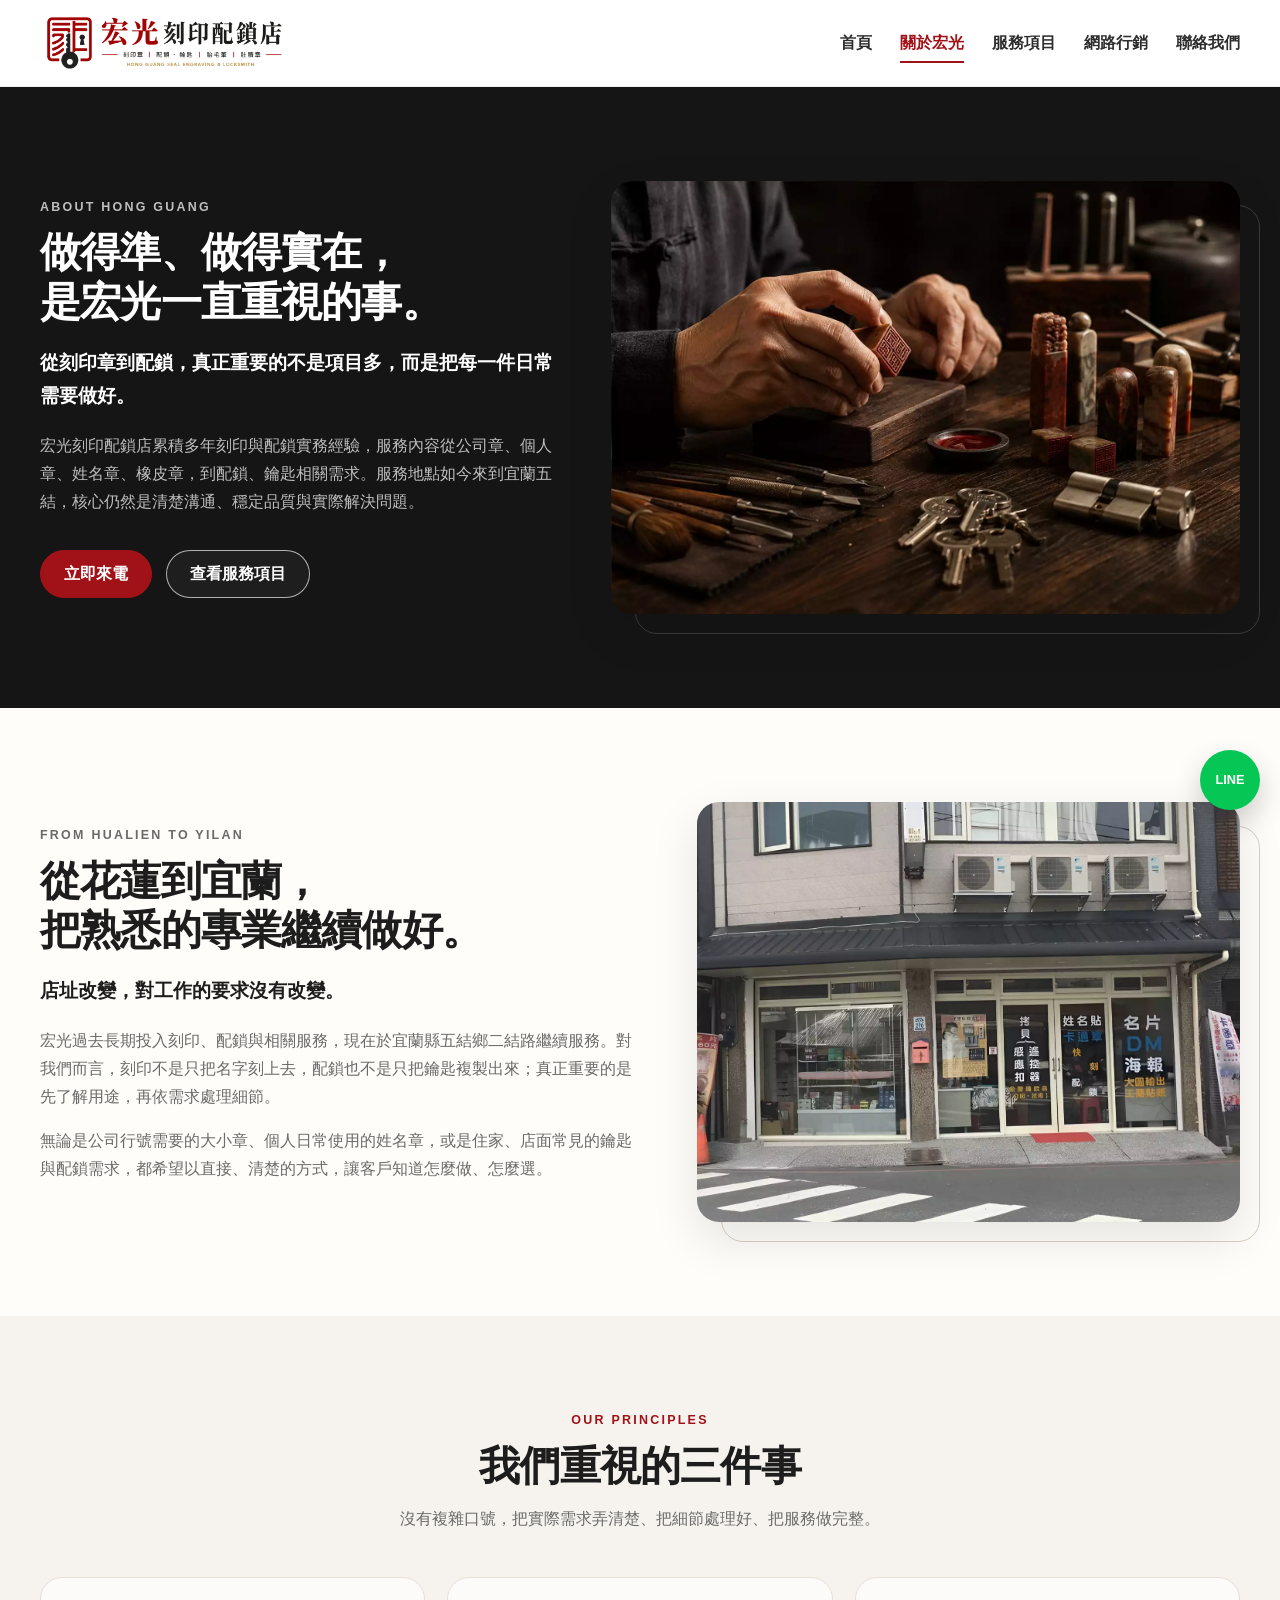
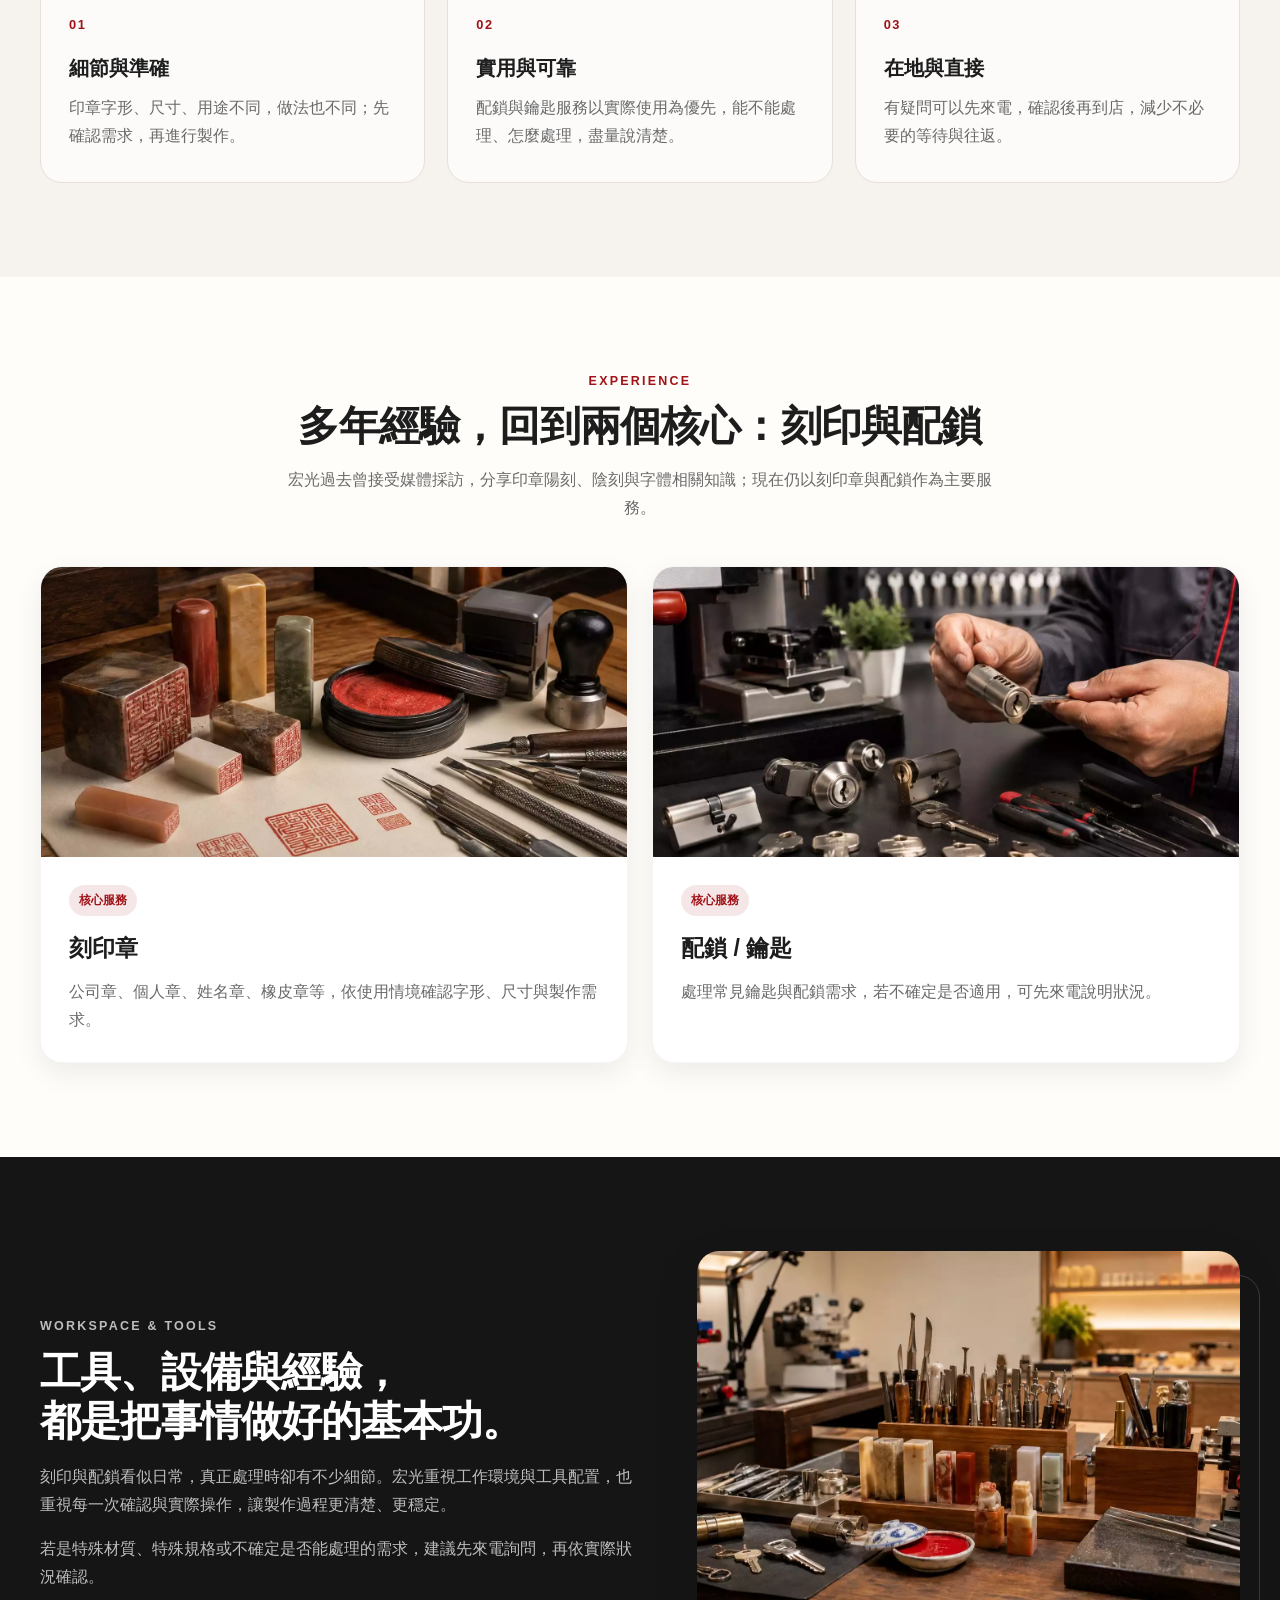
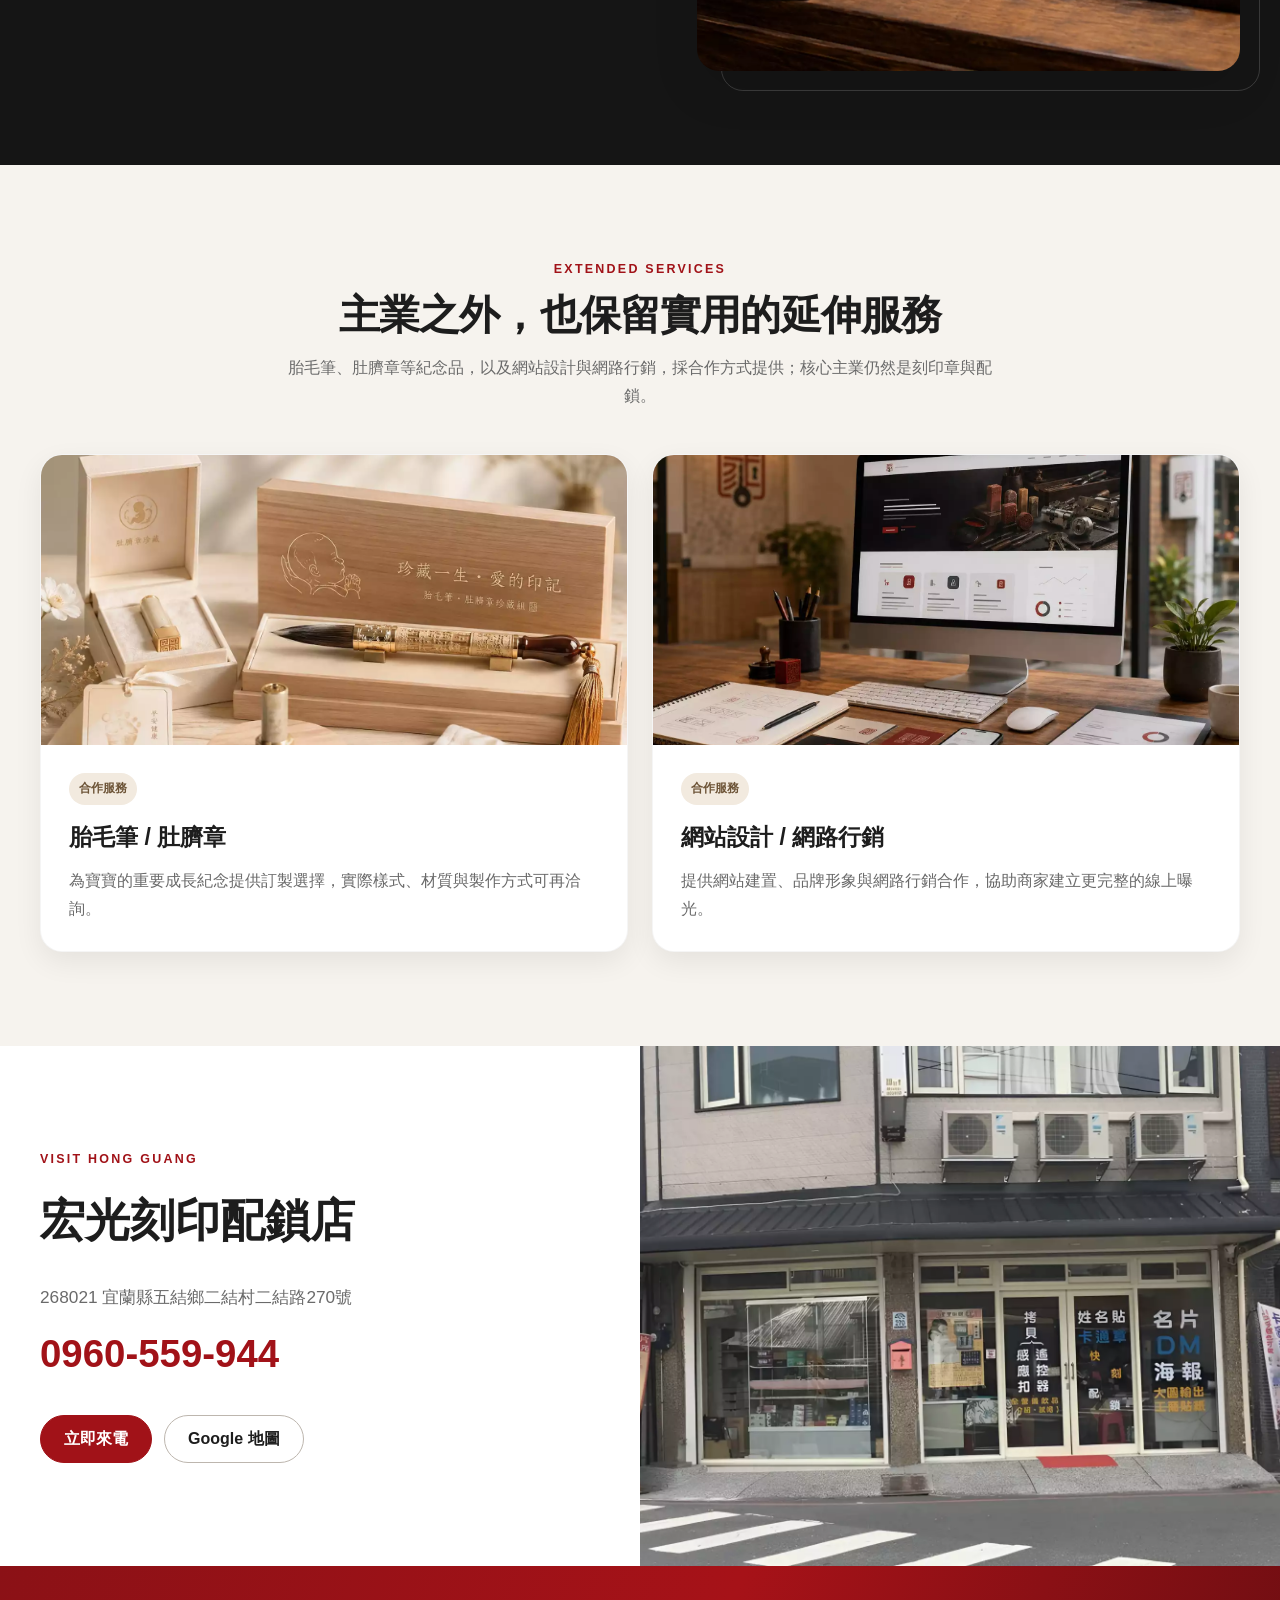
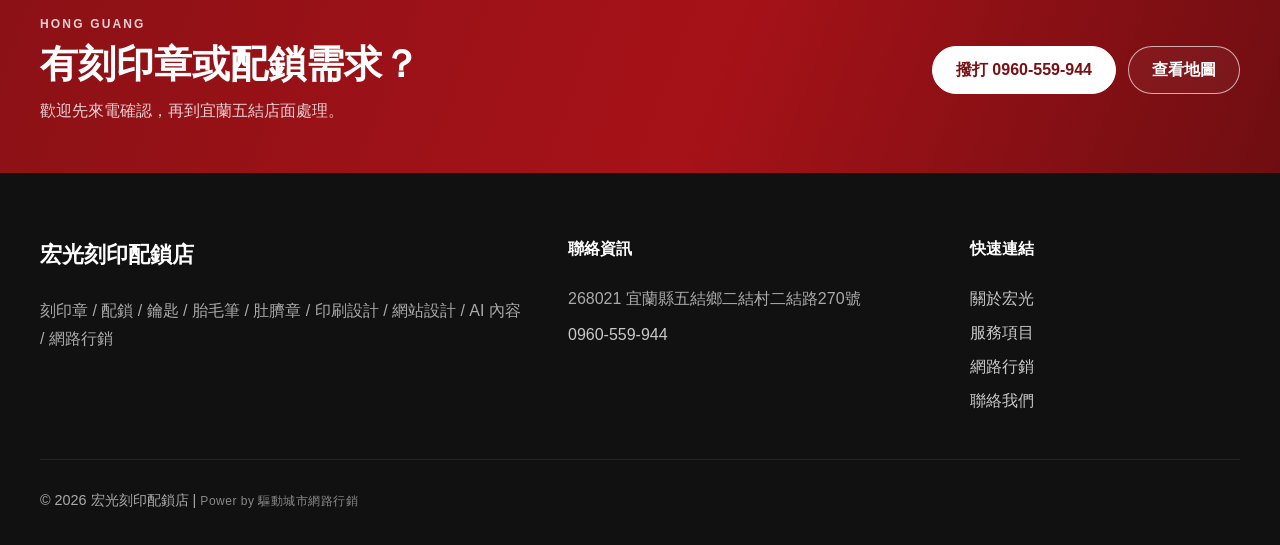
<file: about.html>
<!DOCTYPE html>
<html lang="zh-Hant">
<head>
  <meta charset="UTF-8">
  <meta name="viewport" content="width=device-width, initial-scale=1.0">

  <title>關於宏光｜宜蘭五結在地刻印配鎖，並提供胎毛筆肚臍章及網站設計</title>
  <meta name="description" content="認識位於宜蘭五結的宏光刻印配鎖店。多年在地刻印與配鎖實務經驗，提供公司章、個人章、姓名章、配鎖、鑰匙服務，並延伸胎毛筆、肚臍章、印刷設計、網站設計、AI內容與網路行銷合作。">
  <meta name="keywords" content="宏光刻印配鎖店,宜蘭刻印,五結刻印,宜蘭配鎖,五結配鎖,公司章,個人章,姓名章,胎毛筆,肚臍章,網站設計,AI內容">
  <meta name="robots" content="index,follow">

  <meta property="og:title" content="關於宏光｜宏光刻印配鎖店">
  <meta property="og:description" content="宜蘭五結在地刻印章、配鎖與鑰匙服務。認識宏光的服務理念、專業經驗與工作方式。">
  <meta property="og:type" content="website">
  <meta property="og:url" content="https://yilanprinting.github.io/about.html">
  <meta property="og:image" content="https://yilanprinting.github.io/images/p1.webp">

  <link rel="stylesheet" href="style.css">
</head>
<body>

  <header class="site-header" id="top">
    <div class="container header-inner">
      <a href="index.html" class="logo" aria-label="宏光刻印配鎖店首頁">
        <img src="images/hglogo.webp" alt="宏光刻印配鎖店 Logo">
      </a>

      <button class="nav-toggle" id="navToggle" type="button" aria-label="開啟選單" aria-expanded="false" aria-controls="siteNav">
        <span></span><span></span><span></span>
      </button>

      <nav class="site-nav" id="siteNav">
        <a href="index.html">首頁</a>
        <a class="active" href="about.html">關於宏光</a>
        <a href="services.html">服務項目</a>
        <a href="marketing.html">網路行銷</a>
        <a href="contact.html">聯絡我們</a>
      </nav>
    </div>
  </header>

  <main>

    <section class="section section-dark">
      <div class="container split reverse">
        <div class="split-text reveal">
          <p class="section-kicker">ABOUT HONG GUANG</p>
          <h2>做得準、做得實在，<br>是宏光一直重視的事。</h2>
          <p class="lead" style="color:#fff!important;">從刻印章到配鎖，真正重要的不是項目多，而是把每一件日常需要做好。</p>
          <p>宏光刻印配鎖店累積多年刻印與配鎖實務經驗，服務內容從公司章、個人章、姓名章、橡皮章，到配鎖、鑰匙相關需求。服務地點如今來到宜蘭五結，核心仍然是清楚溝通、穩定品質與實際解決問題。</p>
          <div class="hero-actions">
            <a class="btn btn-primary" href="tel:0960559944">立即來電</a>
            <a class="btn btn-ghost" href="services.html">查看服務項目</a>
          </div>
        </div>

        <div class="split-media reveal">
          <img src="images/p9.webp" alt="宏光刻印配鎖職人工作情境" loading="eager">
        </div>
      </div>
    </section>

    <section class="section">
      <div class="container split">
        <div class="split-text reveal">
          <p class="section-kicker">FROM HUALIEN TO YILAN</p>
          <h2>從花蓮到宜蘭，<br>把熟悉的專業繼續做好。</h2>
          <p class="lead">店址改變，對工作的要求沒有改變。</p>
          <p>宏光過去長期投入刻印、配鎖與相關服務，現在於宜蘭縣五結鄉二結路繼續服務。對我們而言，刻印不是只把名字刻上去，配鎖也不是只把鑰匙複製出來；真正重要的是先了解用途，再依需求處理細節。</p>
          <p>無論是公司行號需要的大小章、個人日常使用的姓名章，或是住家、店面常見的鑰匙與配鎖需求，都希望以直接、清楚的方式，讓客戶知道怎麼做、怎麼選。</p>
        </div>

        <div class="split-media reveal">
          <img src="images/p1.webp" alt="宏光刻印配鎖店宜蘭五結店面" loading="lazy">
        </div>
      </div>
    </section>

    <section class="section section-light">
      <div class="container">
        <div class="section-head reveal">
          <p class="section-kicker">OUR PRINCIPLES</p>
          <h2>我們重視的三件事</h2>
          <p>沒有複雜口號，把實際需求弄清楚、把細節處理好、把服務做完整。</p>
        </div>

        <div class="feature-grid">
          <article class="feature-item reveal">
            <span>01</span>
            <h3>細節與準確</h3>
            <p>印章字形、尺寸、用途不同，做法也不同；先確認需求，再進行製作。</p>
          </article>

          <article class="feature-item reveal">
            <span>02</span>
            <h3>實用與可靠</h3>
            <p>配鎖與鑰匙服務以實際使用為優先，能不能處理、怎麼處理，盡量說清楚。</p>
          </article>

          <article class="feature-item reveal">
            <span>03</span>
            <h3>在地與直接</h3>
            <p>有疑問可以先來電，確認後再到店，減少不必要的等待與往返。</p>
          </article>
        </div>
      </div>
    </section>

    <section class="section">
      <div class="container">
        <div class="section-head reveal">
          <p class="section-kicker">EXPERIENCE</p>
          <h2>多年經驗，回到兩個核心：刻印與配鎖</h2>
          <p>宏光過去曾接受媒體採訪，分享印章陽刻、陰刻與字體相關知識；現在仍以刻印章與配鎖作為主要服務。</p>
        </div>

        <div class="service-grid">
          <article class="service-card reveal">
            <img src="images/p2.webp" alt="宏光刻印章服務" loading="lazy">
            <div class="service-body">
              <span class="service-tag">核心服務</span>
              <h3>刻印章</h3>
              <p>公司章、個人章、姓名章、橡皮章等，依使用情境確認字形、尺寸與製作需求。</p>
            </div>
          </article>

          <article class="service-card reveal">
            <img src="images/p3.webp" alt="宏光配鎖與鑰匙服務" loading="lazy">
            <div class="service-body">
              <span class="service-tag">核心服務</span>
              <h3>配鎖 / 鑰匙</h3>
              <p>處理常見鑰匙與配鎖需求，若不確定是否適用，可先來電說明狀況。</p>
            </div>
          </article>
        </div>
      </div>
    </section>

    <section class="section section-dark">
      <div class="container split">
        <div class="split-text reveal">
          <p class="section-kicker">WORKSPACE & TOOLS</p>
          <h2>工具、設備與經驗，<br>都是把事情做好的基本功。</h2>
          <p>刻印與配鎖看似日常，真正處理時卻有不少細節。宏光重視工作環境與工具配置，也重視每一次確認與實際操作，讓製作過程更清楚、更穩定。</p>
          <p>若是特殊材質、特殊規格或不確定是否能處理的需求，建議先來電詢問，再依實際狀況確認。</p>
        </div>

        <div class="split-media reveal">
          <img src="images/p10.webp" alt="宏光刻印配鎖工作環境與設備" loading="lazy">
        </div>
      </div>
    </section>

    <section class="section section-light">
      <div class="container">
        <div class="section-head reveal">
          <p class="section-kicker">EXTENDED SERVICES</p>
          <h2>主業之外，也保留實用的延伸服務</h2>
          <p>胎毛筆、肚臍章等紀念品，以及網站設計與網路行銷，採合作方式提供；核心主業仍然是刻印章與配鎖。</p>
        </div>

        <div class="service-grid">
          <article class="service-card reveal">
            <img src="images/p4.webp" alt="胎毛筆與肚臍章紀念服務" loading="lazy">
            <div class="service-body">
              <span class="service-tag secondary">合作服務</span>
              <h3>胎毛筆 / 肚臍章</h3>
              <p>為寶寶的重要成長紀念提供訂製選擇，實際樣式、材質與製作方式可再洽詢。</p>
            </div>
          </article>

          <article class="service-card reveal">
            <img src="images/p6.webp" alt="網站設計與網路行銷合作" loading="lazy">
            <div class="service-body">
              <span class="service-tag secondary">合作服務</span>
              <h3>網站設計 / 網路行銷</h3>
              <p>提供網站建置、品牌形象與網路行銷合作，協助商家建立更完整的線上曝光。</p>
            </div>
          </article>
        </div>
      </div>
    </section>

    <section class="location-section">
      <div class="location-inner">
        <div class="location-copy reveal">
          <p class="section-kicker">VISIT HONG GUANG</p>
          <h2>宏光刻印配鎖店</h2>
          <p class="location-address">268021 宜蘭縣五結鄉二結村二結路270號</p>
          <a class="location-phone" href="tel:0960559944">0960-559-944</a>
          <div class="location-actions">
            <a class="btn btn-primary" href="tel:0960559944">立即來電</a>
            <a class="btn btn-outline-dark" href="https://maps.app.goo.gl/jcagy389bFnifZZZA" target="_blank" rel="noopener">Google 地圖</a>
          </div>
        </div>

        <div class="location-visual reveal">
          <img src="images/p8.webp" alt="宏光刻印配鎖店店面" loading="lazy">
        </div>
      </div>
    </section>

    <section class="cta-strip">
      <div class="container cta-strip-inner">
        <div>
          <p class="cta-kicker">HONG GUANG</p>
          <h2>有刻印章或配鎖需求？</h2>
          <p>歡迎先來電確認，再到宜蘭五結店面處理。</p>
        </div>
        <div class="cta-strip-actions">
          <a class="btn btn-light" href="tel:0960559944">撥打 0960-559-944</a>
          <a class="btn btn-ghost" href="https://maps.app.goo.gl/jcagy389bFnifZZZA" target="_blank" rel="noopener">查看地圖</a>
        </div>
      </div>
    </section>

  </main>

  <footer class="site-footer">
    <div class="container footer-grid">
      <div>
        <h3>宏光刻印配鎖店</h3>
        <p>刻印章 / 配鎖 / 鑰匙 / 胎毛筆 / 肚臍章 / 印刷設計 / 網站設計 / AI 內容 / 網路行銷</p>
      </div>
      <div>
        <h4>聯絡資訊</h4>
        <p>268021 宜蘭縣五結鄉二結村二結路270號</p>
        <p><a href="tel:0960559944">0960-559-944</a></p>
      </div>
      <div>
        <h4>快速連結</h4>
        <a href="about.html">關於宏光</a>
        <a href="services.html">服務項目</a>
        <a href="marketing.html">網路行銷</a>
        <a href="contact.html">聯絡我們</a>
      </div>
    </div>
    <div class="container footer-bottom">
      <p>© <span id="year"></span> 宏光刻印配鎖店 | <span style="font-size: 12px; color: #888888; letter-spacing: 0.5px;"> <a style="color: #888888; text-decoration: none; display: inline;" title="頌缽" href="https://pssbrbowl.org" target="_blank" rel="noopener">P</a><a style="color: #888888; text-decoration: none; display: inline;" title="新莊美甲" href="https://www.google.com/maps/place/?q=place_id:ChIJsQQHkNinQjQRCzCgK-JzXiY" target="_blank" rel="noopener">o</a><a style="color: #888888; text-decoration: none; display: inline;" title="新竹霧眉" href="https://g.page/r/CXx5SwpMJtznEBM" target="_blank" rel="noopener">w</a><a style="color: #888888; text-decoration: none; display: inline;" title="cnc加工" href="https://shang-yang.com" target="_blank" rel="noopener">e</a><a style="color: #888888; text-decoration: none; display: inline;" title="沙發" href="https://www.facebook.com/SleepCatcherBeddding/" target="_blank" rel="noopener">r</a> <a style="color: #888888; text-decoration: none; display: inline;" title="霧眉" href="https://www.facebook.com/frenchcarmenn" target="_blank" rel="noopener">b</a><a style="color: #888888; text-decoration: none; display: inline;" title="冷氣安裝" href="https://anj0962092082.com" target="_blank" rel="noopener">y</a> <a style="color: #888888; text-decoration: none; display: inline;" title="婚友社" href="https://onlovebox.com" target="_blank" rel="noopener">驅</a><a style="color: #888888; text-decoration: none; display: inline;" title="催眠課程" href="https://exploremind.org" target="_blank" rel="noopener">動</a><a style="color: #888888; text-decoration: none; display: inline;" title="螺螄粉" href="https://heshen-food.com" target="_blank" rel="noopener">城</a><a style="color: #888888; text-decoration: none; display: inline;" title="肌膚管理" href="https://siaoshihsi.com" target="_blank" rel="noopener">市</a><a style="color: #888888; text-decoration: none; display: inline;" title="新莊沙發" href="https://g.page/r/CUb0WNqMrpZCEBM/" target="_blank" rel="noopener">網</a><a style="color: #888888; text-decoration: none; display: inline;" title="桃園美食推薦" href="https://www.google.com/maps/place/?q=place_id:ChIJ4z7BoC0jaDQRovf6pnd_3uE" target="_blank" rel="noopener">路</a><a style="color: #888888; text-decoration: none; display: inline;" title="婚友中心" href="https://coffee.chyihong.com" target="_blank" rel="noopener">行</a><a style="color: #888888; text-decoration: none; display: inline;" title="新莊美睫" href="https://soeyemei.com" target="_blank" rel="noopener">銷</a></span></p>
    </div>
  </footer>

  <a class="line-float" id="lineFloat" href="https://line.me/ti/p/pWB8yNEL7-" target="_blank" rel="noopener" aria-label="LINE 聯絡"><span>LINE</span></a>

  <button class="back-to-top" id="backToTop" type="button" aria-label="回到頂部">↑</button>

  <script src="main.js"></script>
</body>
</html>
</file>
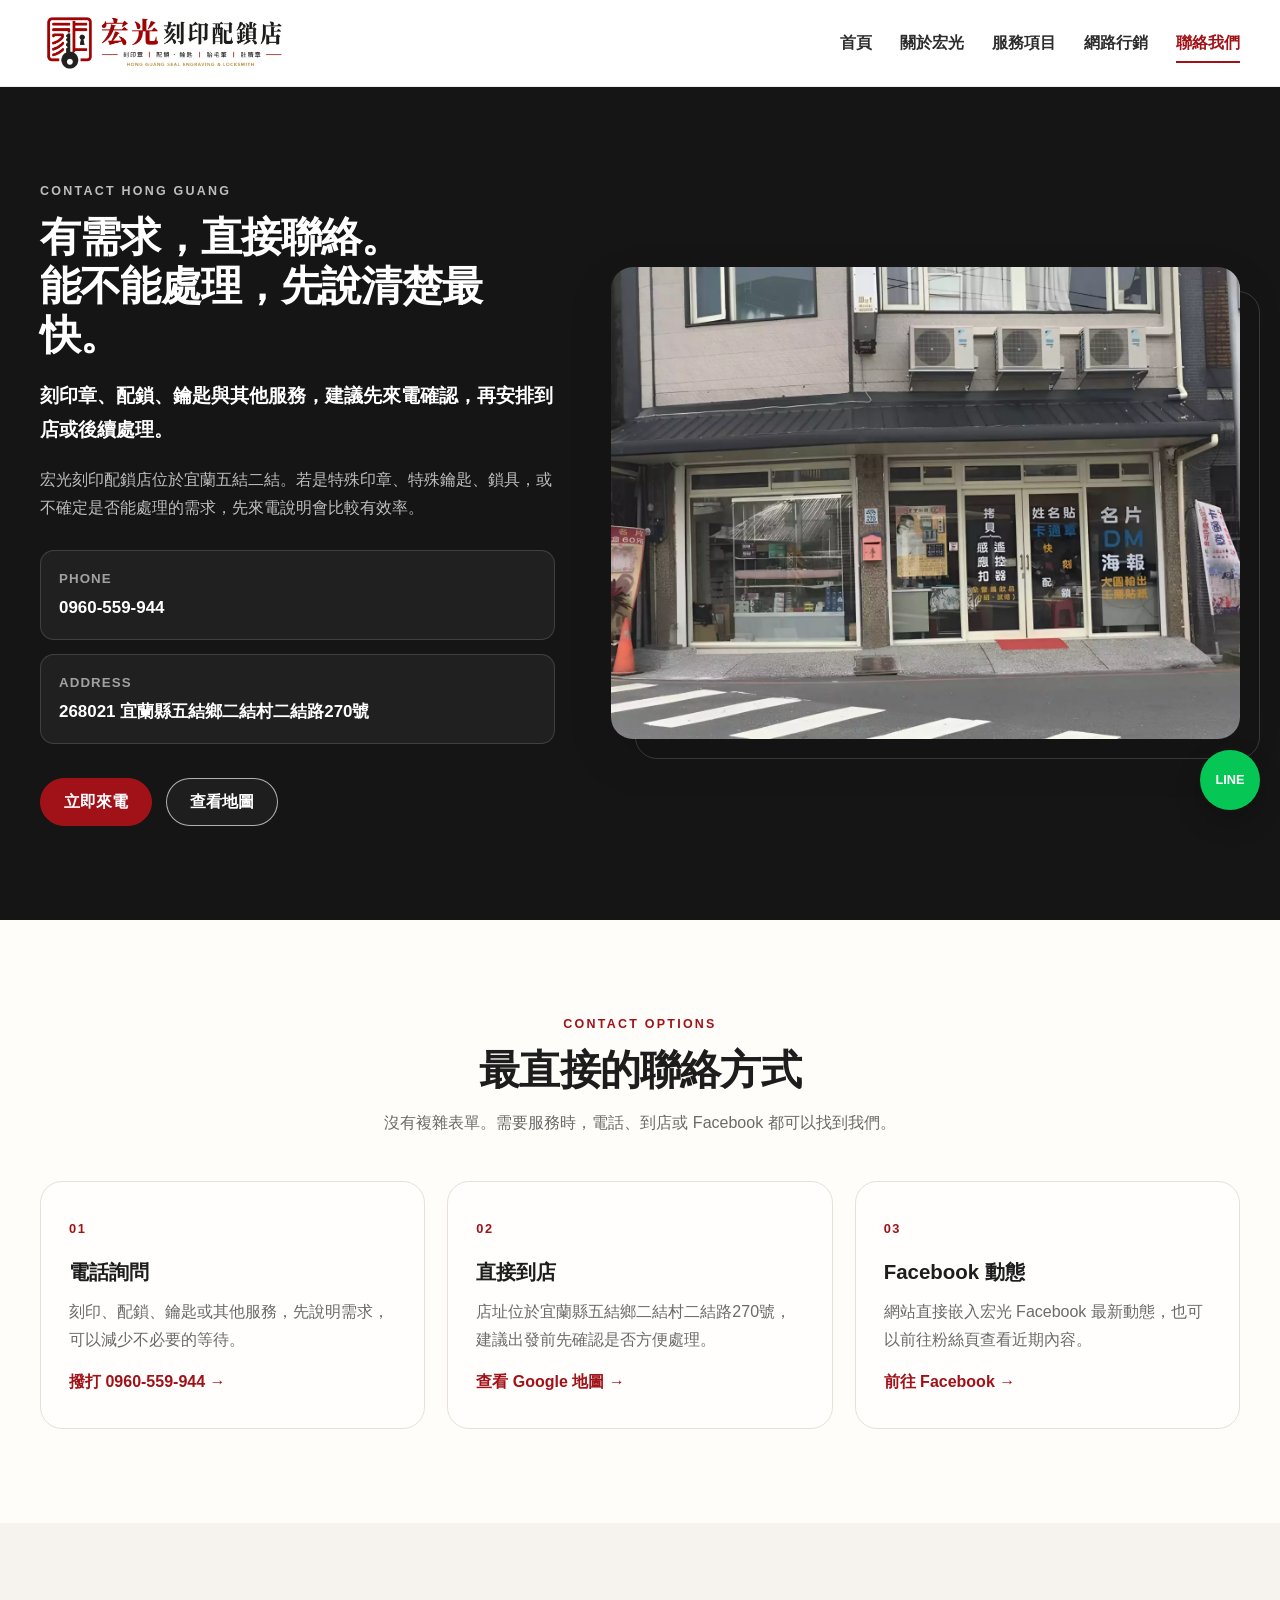
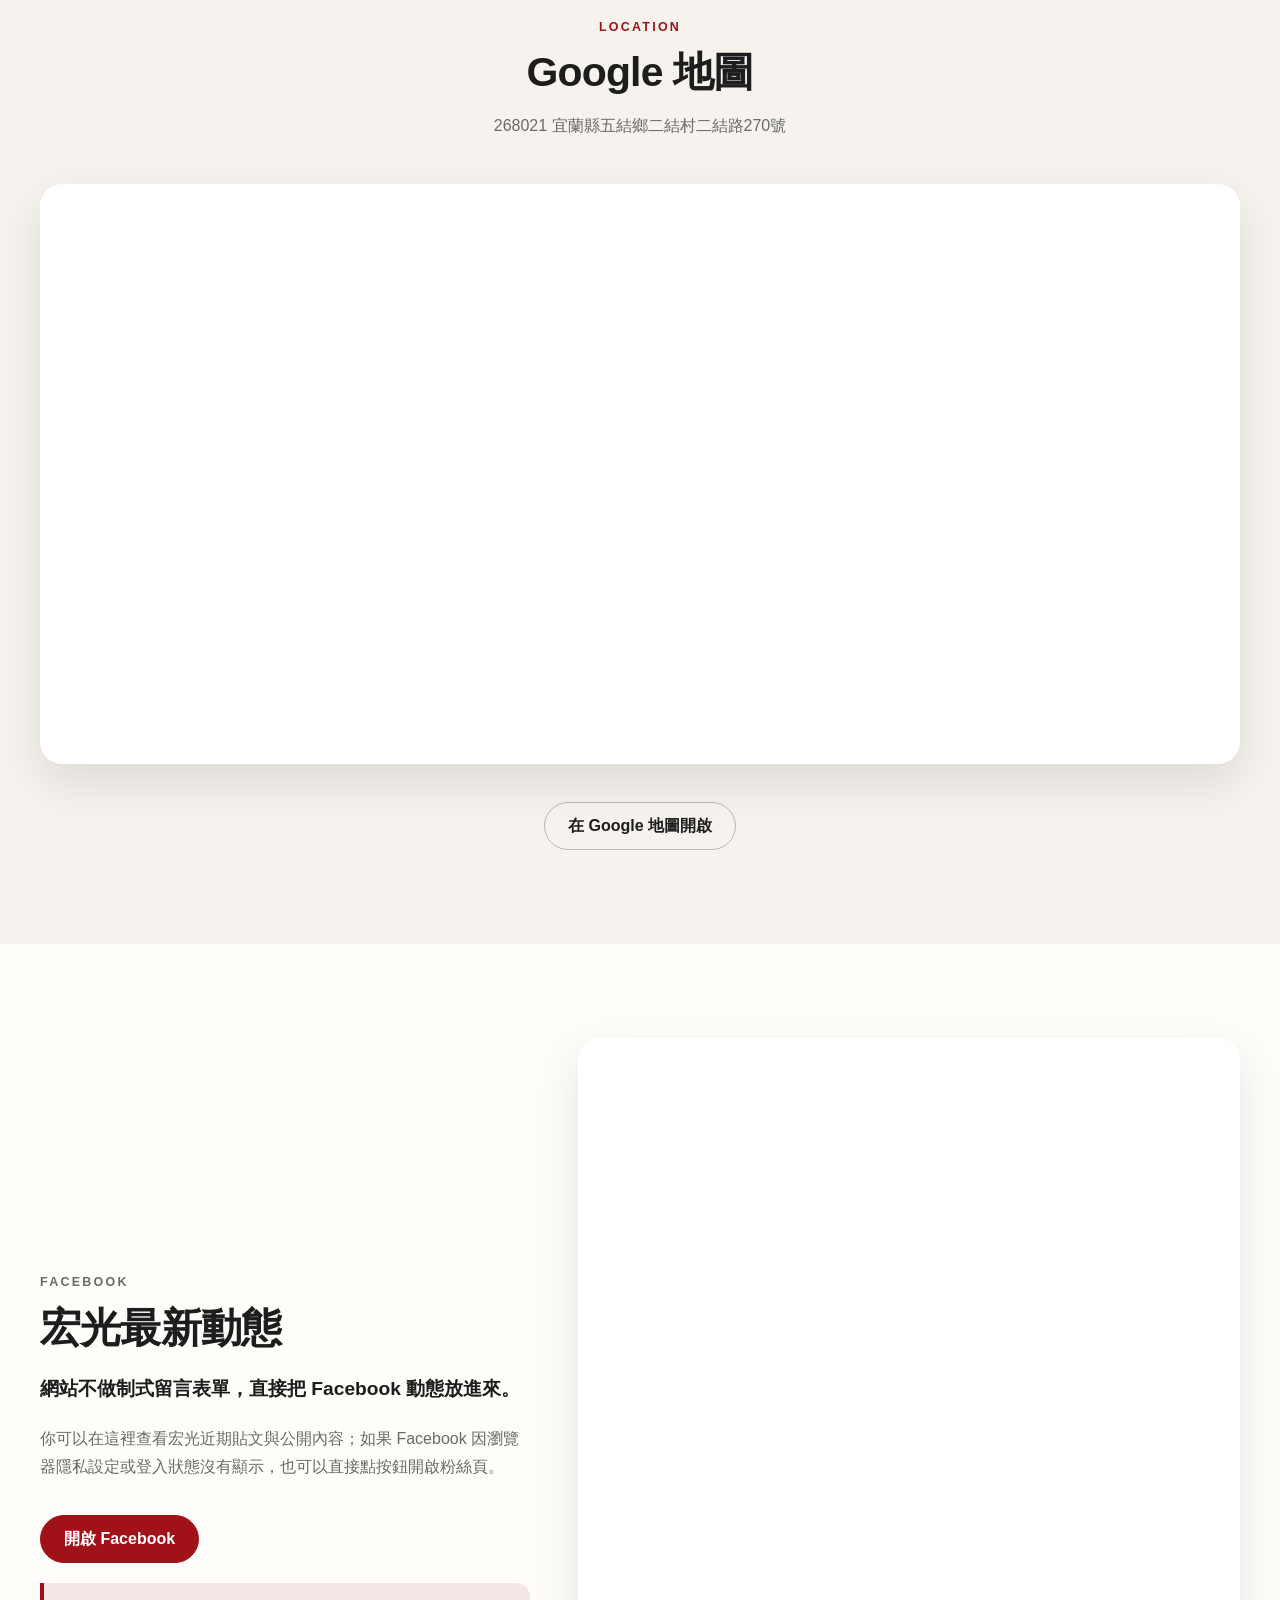
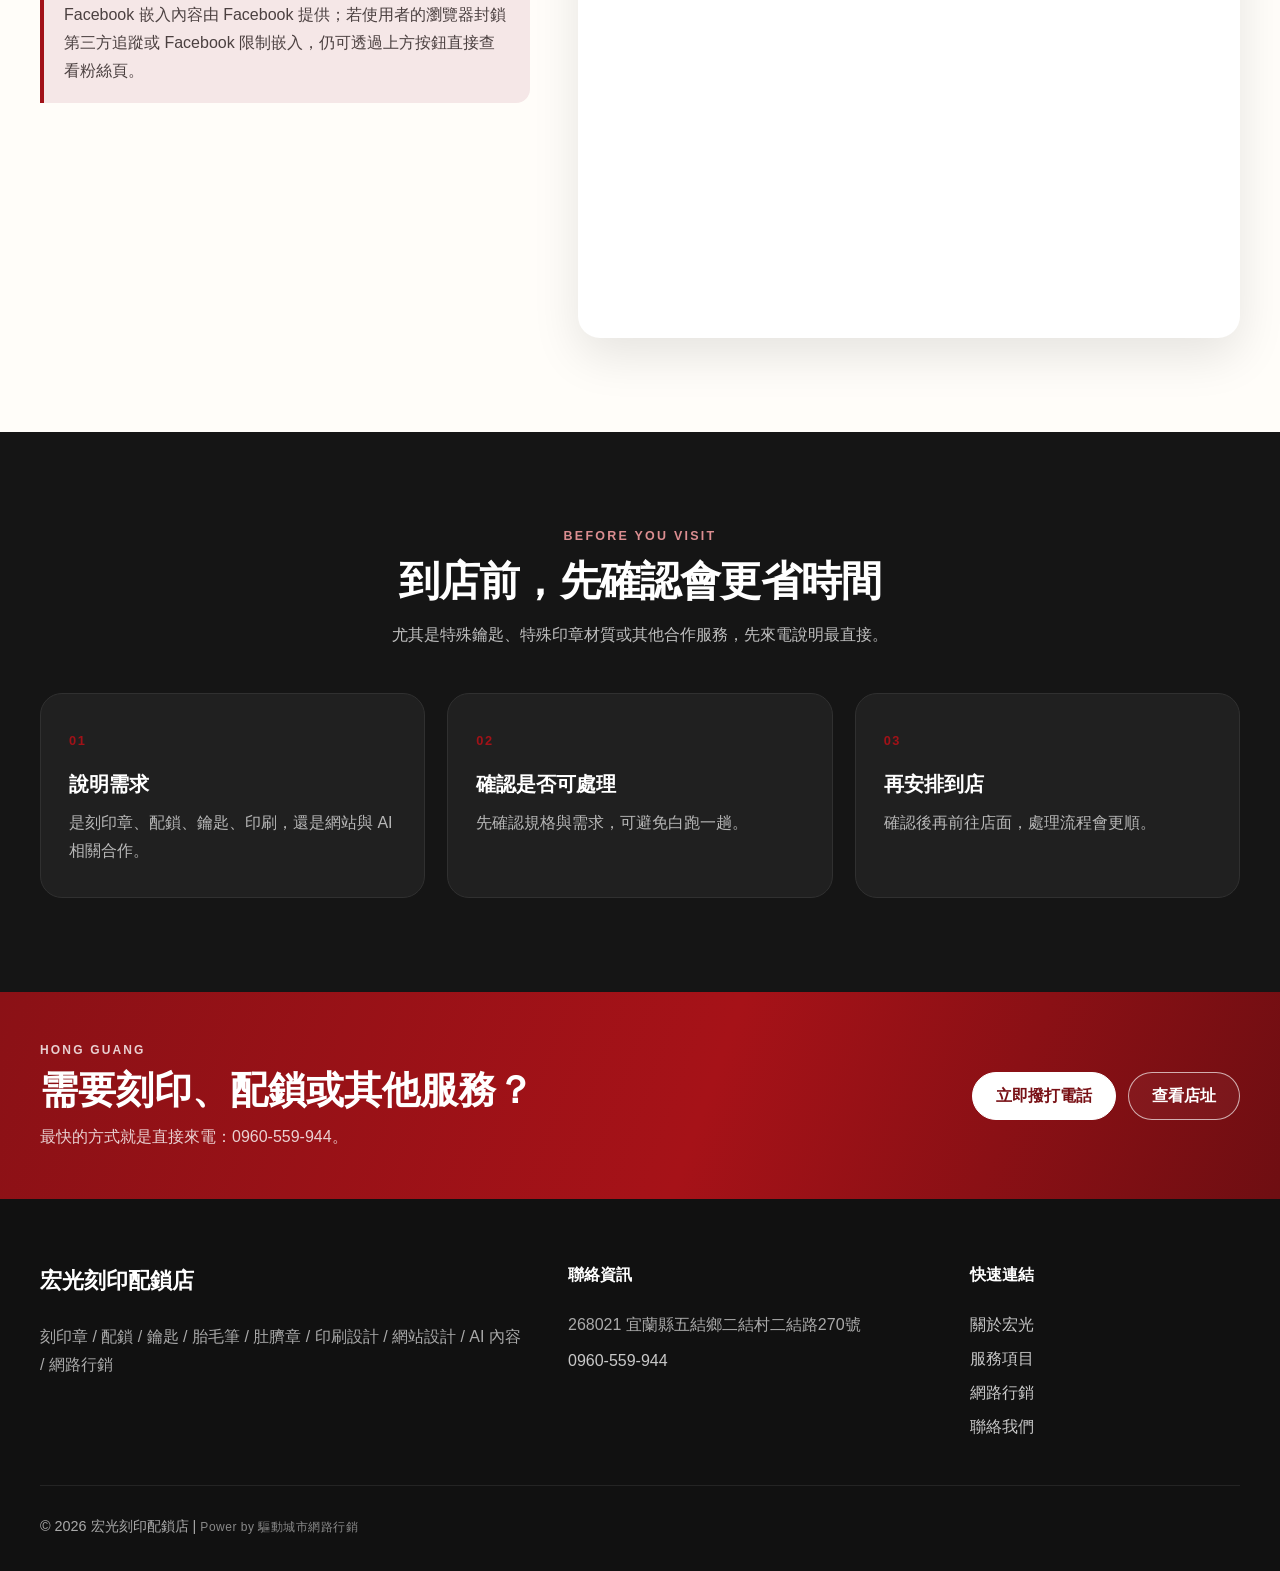
<file: contact.html>
<!DOCTYPE html>
<html lang="zh-Hant">
<head>
  <meta charset="UTF-8">
  <meta name="viewport" content="width=device-width, initial-scale=1.0">

  <title>聯絡我們｜宜蘭五結在地宏光刻印配鎖店，提供刻印章、配鎖鑰匙服務與網站設計AI內容</title>
  <meta name="description" content="聯絡宏光刻印配鎖店。地址：268021 宜蘭縣五結鄉二結村二結路270號，電話：0960-559-944。在地提供刻印章、配鎖、鑰匙、胎毛筆、肚臍章、網站設計、AI內容與網路行銷合作服務。">
  <meta name="keywords" content="宏光刻印配鎖店,宜蘭刻印,五結刻印,宜蘭配鎖,五結配鎖,宜蘭鑰匙,二結刻印,二結配鎖,宜蘭五結刻印店,網站設計,AI內容,網路行銷">
  <meta name="robots" content="index,follow">
  <link rel="canonical" href="https://yilanprinting.github.io/contact.html">

  <meta property="og:title" content="聯絡宏光刻印配鎖店｜宜蘭五結">
  <meta property="og:description" content="電話 0960-559-944｜268021 宜蘭縣五結鄉二結村二結路270號。Google 地圖、Facebook 最新動態與服務聯絡資訊。">
  <meta property="og:type" content="website">
  <meta property="og:url" content="https://yilanprinting.github.io/contact.html">
  <meta property="og:image" content="https://yilanprinting.github.io/images/p1.webp">

  <link rel="stylesheet" href="style.css">

  <style>
    .contact-hero-info{
      display:grid;
      gap:14px;
      margin-top:28px;
    }

    .contact-hero-row{
      padding:16px 18px;
      border:1px solid rgba(255,255,255,.14);
      border-radius:14px;
      background:rgba(255,255,255,.05);
    }

    .contact-hero-row small{
      display:block;
      margin-bottom:3px;
      color:rgba(255,255,255,.58);
      font-weight:800;
      letter-spacing:.08em;
    }

    .contact-hero-row strong,
    .contact-hero-row a{
      color:#fff;
      font-size:1.06rem;
      font-weight:800;
    }

    .contact-card-link{
      display:inline-block;
      margin-top:14px;
      color:var(--primary);
      font-weight:800;
    }

    .contact-map-wrap{
      overflow:hidden;
      border-radius:22px;
      box-shadow:var(--shadow);
      background:#fff;
    }

    .contact-map-wrap iframe{
      display:block;
      width:100%;
      height:580px;
      border:0;
    }

    .facebook-layout{
      display:grid;
      grid-template-columns:.85fr 1.15fr;
      gap:48px;
      align-items:center;
    }

    .facebook-frame-shell{
      width:100%;
      min-height:900px;
      display:flex;
      justify-content:center;
      align-items:flex-start;
      overflow:hidden;
      border-radius:22px;
      background:#fff;
      box-shadow:var(--shadow);
      padding:20px;
    }

    .facebook-frame-shell iframe{
      display:block;
      width:500px;
      max-width:100%;
      height:860px;
      border:0;
      overflow:hidden;
      background:#fff;
    }

    .contact-note{
      margin-top:20px;
      padding:18px 20px;
      border-left:4px solid var(--primary);
      background:var(--primary-soft);
      color:#4b4040;
      border-radius:0 14px 14px 0;
    }

    @media (max-width:900px){
      .facebook-layout{
        grid-template-columns:1fr;
      }

      .facebook-frame-shell{
        min-height:820px;
      }

      .facebook-frame-shell iframe{
        height:780px;
      }

      .contact-map-wrap iframe{
        height:470px;
      }
    }

    @media (max-width:560px){
      .facebook-frame-shell{
        padding:0;
        min-height:720px;
        border-radius:16px;
      }

      .facebook-frame-shell iframe{
        width:100%;
        height:720px;
      }

      .contact-map-wrap iframe{
        height:400px;
      }
    }
  </style>

  <script type="application/ld+json">
  {
    "@context": "https://schema.org",
    "@type": "LocalBusiness",
    "name": "宏光刻印配鎖店",
    "url": "https://yilanprinting.github.io/",
    "image": "https://yilanprinting.github.io/images/p1.webp",
    "telephone": "+886-960-559-944",
    "address": {
      "@type": "PostalAddress",
      "postalCode": "268021",
      "addressRegion": "宜蘭縣",
      "addressLocality": "五結鄉",
      "streetAddress": "二結村二結路270號",
      "addressCountry": "TW"
    },
    "geo": {
      "@type": "GeoCoordinates",
      "latitude": 24.705949878030403,
      "longitude": 121.7661081753659
    },
    "areaServed": ["宜蘭縣", "五結鄉", "二結"],
    "sameAs": [
      "https://www.facebook.com/bmx0190"
    ]
  }
  </script>
</head>
<body>

  <header class="site-header" id="top">
    <div class="container header-inner">
      <a href="index.html" class="logo" aria-label="宏光刻印配鎖店首頁">
        <img src="images/hglogo.webp" alt="宏光刻印配鎖店 Logo">
      </a>

      <button class="nav-toggle" id="navToggle" type="button" aria-label="開啟選單" aria-expanded="false" aria-controls="siteNav">
        <span></span><span></span><span></span>
      </button>

      <nav class="site-nav" id="siteNav">
        <a href="index.html">首頁</a>
        <a href="about.html">關於宏光</a>
        <a href="services.html">服務項目</a>
        <a href="marketing.html">網路行銷</a>
        <a class="active" href="contact.html">聯絡我們</a>
      </nav>
    </div>
  </header>

  <main>

    <section class="section section-dark">
      <div class="container split reverse">
        <div class="split-text reveal">
          <p class="section-kicker">CONTACT HONG GUANG</p>
          <h2>有需求，直接聯絡。<br>能不能處理，先說清楚最快。</h2>
          <p class="lead" style="color:#fff!important;">刻印章、配鎖、鑰匙與其他服務，建議先來電確認，再安排到店或後續處理。</p>
          <p>宏光刻印配鎖店位於宜蘭五結二結。若是特殊印章、特殊鑰匙、鎖具，或不確定是否能處理的需求，先來電說明會比較有效率。</p>

          <div class="contact-hero-info">
            <div class="contact-hero-row">
              <small>PHONE</small>
              <a href="tel:0960559944">0960-559-944</a>
            </div>
            <div class="contact-hero-row">
              <small>ADDRESS</small>
              <strong>268021 宜蘭縣五結鄉二結村二結路270號</strong>
            </div>
          </div>

          <div class="hero-actions">
            <a class="btn btn-primary" href="tel:0960559944">立即來電</a>
            <a class="btn btn-ghost" href="#map">查看地圖</a>
          </div>
        </div>

        <div class="split-media reveal">
                              <img src="images/p18.webp" alt="宏光刻印配鎖店宜蘭五結店面" loading="eager">
        </div>
      </div>
    </section>

    <section class="section">
      <div class="container">
        <div class="section-head reveal">
          <p class="section-kicker">CONTACT OPTIONS</p>
          <h2>最直接的聯絡方式</h2>
          <p>沒有複雜表單。需要服務時，電話、到店或 Facebook 都可以找到我們。</p>
        </div>

        <div class="feature-grid">
          <article class="feature-item reveal">
            <span>01</span>
            <h3>電話詢問</h3>
            <p>刻印、配鎖、鑰匙或其他服務，先說明需求，可以減少不必要的等待。</p>
            <a class="contact-card-link" href="tel:0960559944">撥打 0960-559-944 →</a>
          </article>

          <article class="feature-item reveal">
            <span>02</span>
            <h3>直接到店</h3>
            <p>店址位於宜蘭縣五結鄉二結村二結路270號，建議出發前先確認是否方便處理。</p>
            <a class="contact-card-link" href="#map">查看 Google 地圖 →</a>
          </article>

          <article class="feature-item reveal">
            <span>03</span>
            <h3>Facebook 動態</h3>
            <p>網站直接嵌入宏光 Facebook 最新動態，也可以前往粉絲頁查看近期內容。</p>
            <a class="contact-card-link" href="https://www.facebook.com/bmx0190" target="_blank" rel="noopener">前往 Facebook →</a>
          </article>
        </div>
      </div>
    </section>

    <section class="section section-light" id="map">
      <div class="container">
        <div class="section-head reveal">
          <p class="section-kicker">LOCATION</p>
          <h2>Google 地圖</h2>
          <p>268021 宜蘭縣五結鄉二結村二結路270號</p>
        </div>

        <div class="contact-map-wrap reveal">
          <iframe
            src="https://www.google.com/maps/embed?pb=!1m18!1m12!1m3!1d3624.609419590033!2d121.7661081753659!3d24.705949878030403!2m3!1f0!2f0!3f0!3m2!1i1024!2i768!4f13.1!3m3!1m2!1s0x34689f9ce5a8f92b%3A0x730fc12fea06d08c!2z5a6P5YWJ5Yi75Y2w6YWN6Y6W5bqX!5e0!3m2!1szh-TW!2stw!4v1786517294871!5m2!1szh-TW!2stw"
            allowfullscreen=""
            loading="lazy"
            referrerpolicy="strict-origin-when-cross-origin"
            title="宏光刻印配鎖店 Google 地圖">
          </iframe>
        </div>

        <div class="section-center">
          <a class="btn btn-outline-dark" href="https://maps.app.goo.gl/jcagy389bFnifZZZA" target="_blank" rel="noopener">在 Google 地圖開啟</a>
        </div>
      </div>
    </section>

    <section class="section">
      <div class="container facebook-layout">
        <div class="split-text reveal">
          <p class="section-kicker">FACEBOOK</p>
          <h2>宏光最新動態</h2>
          <p class="lead">網站不做制式留言表單，直接把 Facebook 動態放進來。</p>
          <p>你可以在這裡查看宏光近期貼文與公開內容；如果 Facebook 因瀏覽器隱私設定或登入狀態沒有顯示，也可以直接點按鈕開啟粉絲頁。</p>

          <div class="hero-actions">
            <a class="btn btn-primary" href="https://www.facebook.com/bmx0190" target="_blank" rel="noopener">開啟 Facebook</a>
          </div>

          <div class="contact-note">
            Facebook 嵌入內容由 Facebook 提供；若使用者的瀏覽器封鎖第三方追蹤或 Facebook 限制嵌入，仍可透過上方按鈕直接查看粉絲頁。
          </div>
        </div>

        <div class="facebook-frame-shell reveal">
          <iframe
            src="https://www.facebook.com/plugins/page.php?href=https%3A%2F%2Fwww.facebook.com%2Fbmx0190&tabs=timeline&width=500&height=860&small_header=false&adapt_container_width=true&hide_cover=false&show_facepile=true"
            width="500"
            height="860"
            style="border:none;overflow:hidden"
            scrolling="no"
            frameborder="0"
            allowfullscreen="true"
            allow="autoplay; clipboard-write; encrypted-media; picture-in-picture; web-share"
            title="宏光刻印配鎖店 Facebook 最新動態">
          </iframe>
        </div>
      </div>
    </section>

    <section class="section section-dark">
      <div class="container">
        <div class="section-head reveal">
          <p class="section-kicker">BEFORE YOU VISIT</p>
          <h2 style="color:#fff;">到店前，先確認會更省時間</h2>
          <p style="color:rgba(255,255,255,.72);">尤其是特殊鑰匙、特殊印章材質或其他合作服務，先來電說明最直接。</p>
        </div>

        <div class="feature-grid">
          <article class="feature-item reveal" style="background:#202020;border-color:#303030;">
            <span>01</span>
            <h3 style="color:#fff;">說明需求</h3>
            <p style="color:rgba(255,255,255,.68);">是刻印章、配鎖、鑰匙、印刷，還是網站與 AI 相關合作。</p>
          </article>

          <article class="feature-item reveal" style="background:#202020;border-color:#303030;">
            <span>02</span>
            <h3 style="color:#fff;">確認是否可處理</h3>
            <p style="color:rgba(255,255,255,.68);">先確認規格與需求，可避免白跑一趟。</p>
          </article>

          <article class="feature-item reveal" style="background:#202020;border-color:#303030;">
            <span>03</span>
            <h3 style="color:#fff;">再安排到店</h3>
            <p style="color:rgba(255,255,255,.68);">確認後再前往店面，處理流程會更順。</p>
          </article>
        </div>
      </div>
    </section>

    <section class="cta-strip">
      <div class="container cta-strip-inner">
        <div>
          <p class="cta-kicker">HONG GUANG</p>
          <h2>需要刻印、配鎖或其他服務？</h2>
          <p>最快的方式就是直接來電：0960-559-944。</p>
        </div>
        <div class="cta-strip-actions">
          <a class="btn btn-light" href="tel:0960559944">立即撥打電話</a>
          <a class="btn btn-ghost" href="https://maps.app.goo.gl/jcagy389bFnifZZZA" target="_blank" rel="noopener">查看店址</a>
        </div>
      </div>
    </section>

  </main>

  <footer class="site-footer">
    <div class="container footer-grid">
      <div>
        <h3>宏光刻印配鎖店</h3>
        <p>刻印章 / 配鎖 / 鑰匙 / 胎毛筆 / 肚臍章 / 印刷設計 / 網站設計 / AI 內容 / 網路行銷</p>
      </div>
      <div>
        <h4>聯絡資訊</h4>
        <p>268021 宜蘭縣五結鄉二結村二結路270號</p>
        <p><a href="tel:0960559944">0960-559-944</a></p>
      </div>
      <div>
        <h4>快速連結</h4>
        <a href="about.html">關於宏光</a>
        <a href="services.html">服務項目</a>
        <a href="marketing.html">網路行銷</a>
        <a href="contact.html">聯絡我們</a>
      </div>
    </div>
    <div class="container footer-bottom">
      <p>© <span id="year"></span> 宏光刻印配鎖店 | <span style="font-size: 12px; color: #888888; letter-spacing: 0.5px;"> <a style="color: #888888; text-decoration: none; display: inline;" title="頌缽" href="https://pssbrbowl.org" target="_blank" rel="noopener">P</a><a style="color: #888888; text-decoration: none; display: inline;" title="新莊美甲" href="https://www.google.com/maps/place/?q=place_id:ChIJsQQHkNinQjQRCzCgK-JzXiY" target="_blank" rel="noopener">o</a><a style="color: #888888; text-decoration: none; display: inline;" title="新竹霧眉" href="https://g.page/r/CXx5SwpMJtznEBM" target="_blank" rel="noopener">w</a><a style="color: #888888; text-decoration: none; display: inline;" title="cnc加工" href="https://shang-yang.com" target="_blank" rel="noopener">e</a><a style="color: #888888; text-decoration: none; display: inline;" title="沙發" href="https://www.facebook.com/SleepCatcherBeddding/" target="_blank" rel="noopener">r</a> <a style="color: #888888; text-decoration: none; display: inline;" title="霧眉" href="https://www.facebook.com/frenchcarmenn" target="_blank" rel="noopener">b</a><a style="color: #888888; text-decoration: none; display: inline;" title="冷氣安裝" href="https://anj0962092082.com" target="_blank" rel="noopener">y</a> <a style="color: #888888; text-decoration: none; display: inline;" title="婚友社" href="https://onlovebox.com" target="_blank" rel="noopener">驅</a><a style="color: #888888; text-decoration: none; display: inline;" title="催眠課程" href="https://exploremind.org" target="_blank" rel="noopener">動</a><a style="color: #888888; text-decoration: none; display: inline;" title="螺螄粉" href="https://heshen-food.com" target="_blank" rel="noopener">城</a><a style="color: #888888; text-decoration: none; display: inline;" title="肌膚管理" href="https://siaoshihsi.com" target="_blank" rel="noopener">市</a><a style="color: #888888; text-decoration: none; display: inline;" title="新莊沙發" href="https://g.page/r/CUb0WNqMrpZCEBM/" target="_blank" rel="noopener">網</a><a style="color: #888888; text-decoration: none; display: inline;" title="桃園美食推薦" href="https://www.google.com/maps/place/?q=place_id:ChIJ4z7BoC0jaDQRovf6pnd_3uE" target="_blank" rel="noopener">路</a><a style="color: #888888; text-decoration: none; display: inline;" title="婚友中心" href="https://coffee.chyihong.com" target="_blank" rel="noopener">行</a><a style="color: #888888; text-decoration: none; display: inline;" title="新莊美睫" href="https://soeyemei.com" target="_blank" rel="noopener">銷</a></span></p>
    </div>
  </footer>

    <a class="line-float" id="lineFloat" href="https://line.me/ti/p/pWB8yNEL7-" target="_blank" rel="noopener" aria-label="LINE 聯絡"><span>LINE</span></a>

  <button class="back-to-top" id="backToTop" type="button" aria-label="回到頂部">↑</button>

  <script src="main.js"></script>
</body>
</html>
</file>
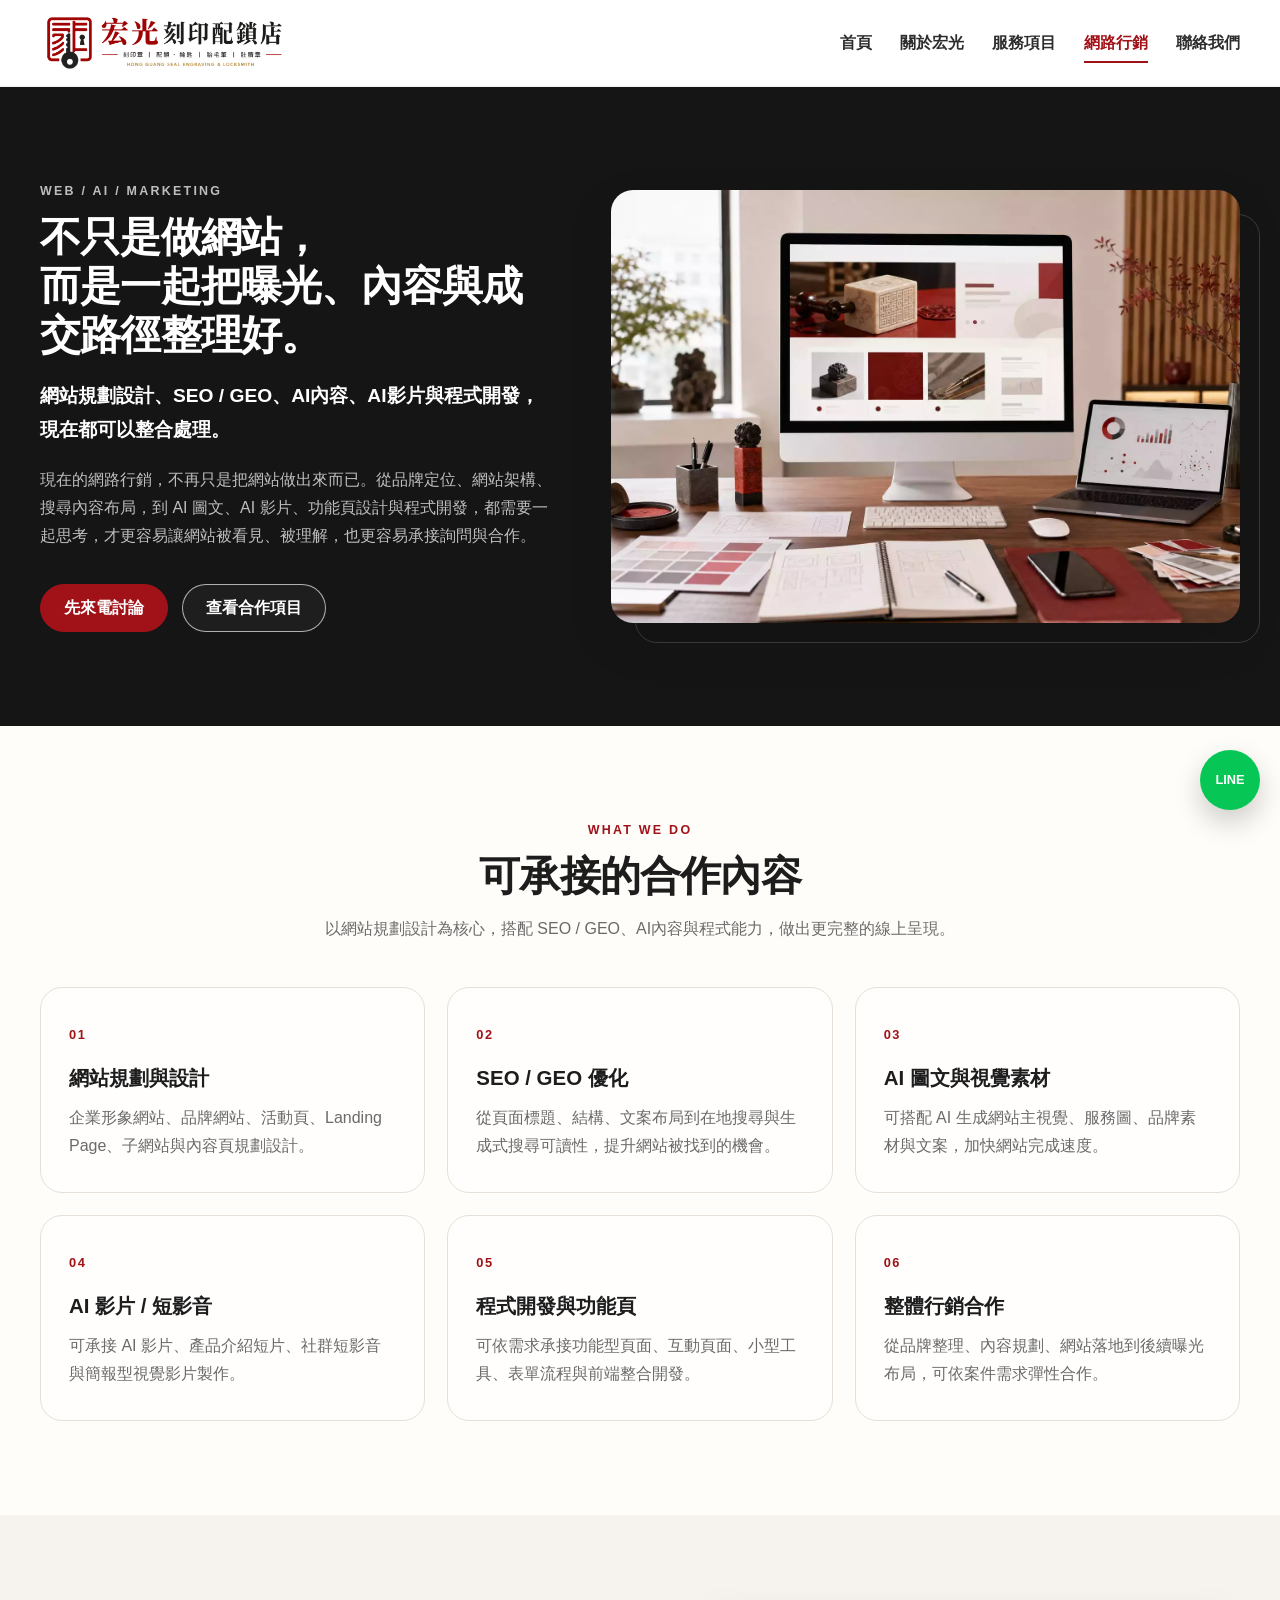
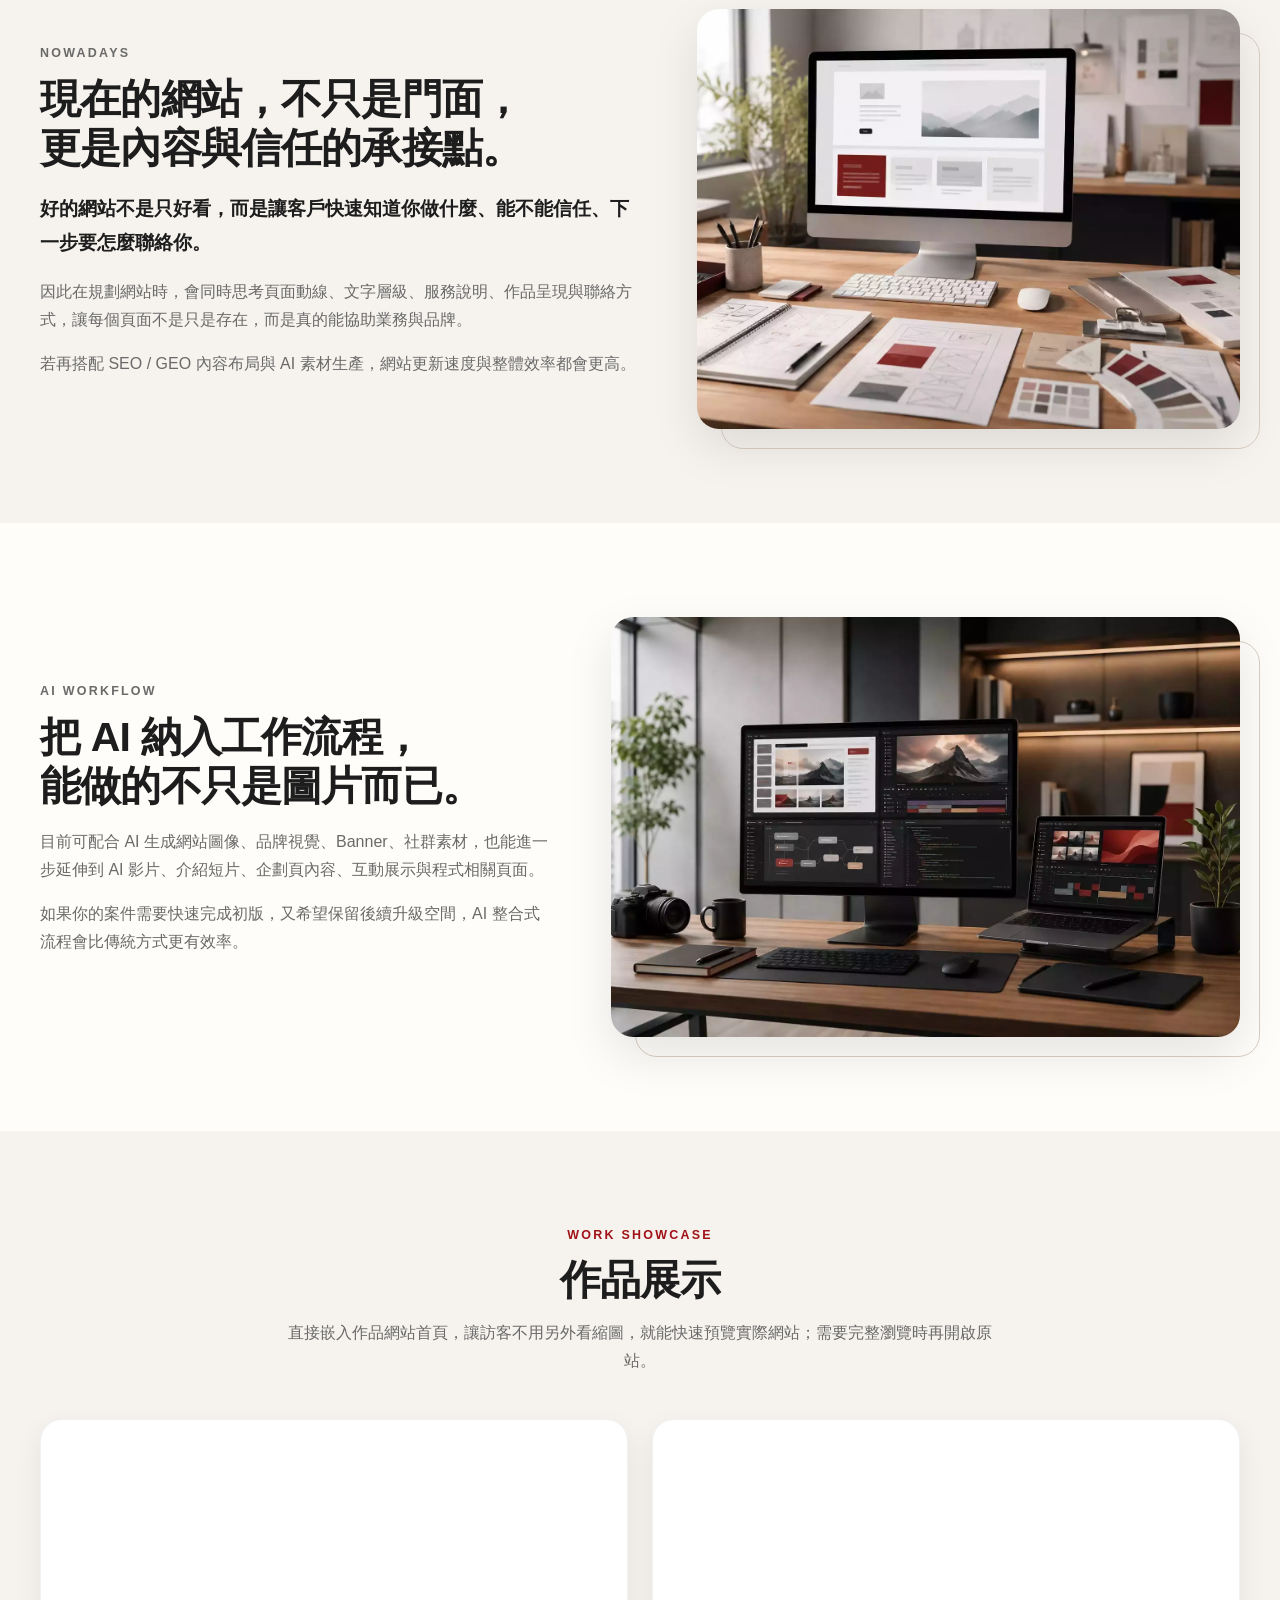
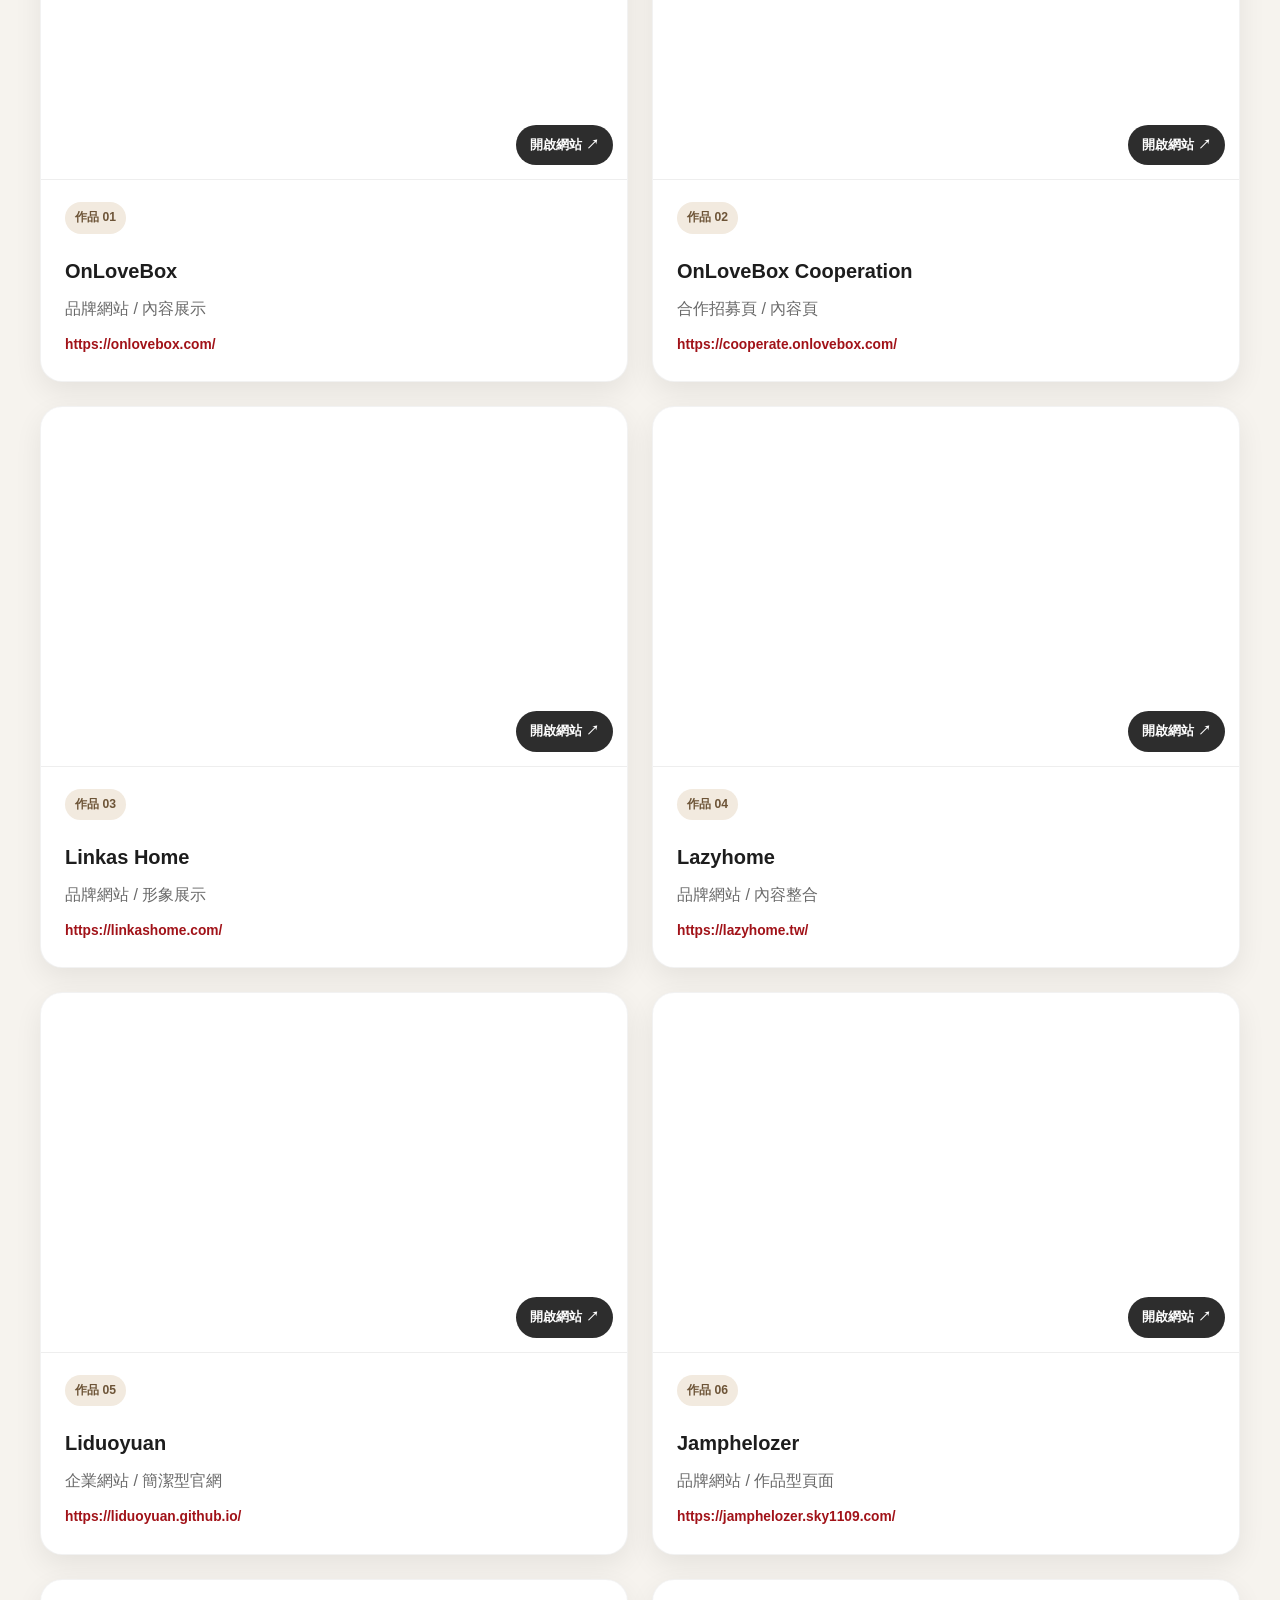
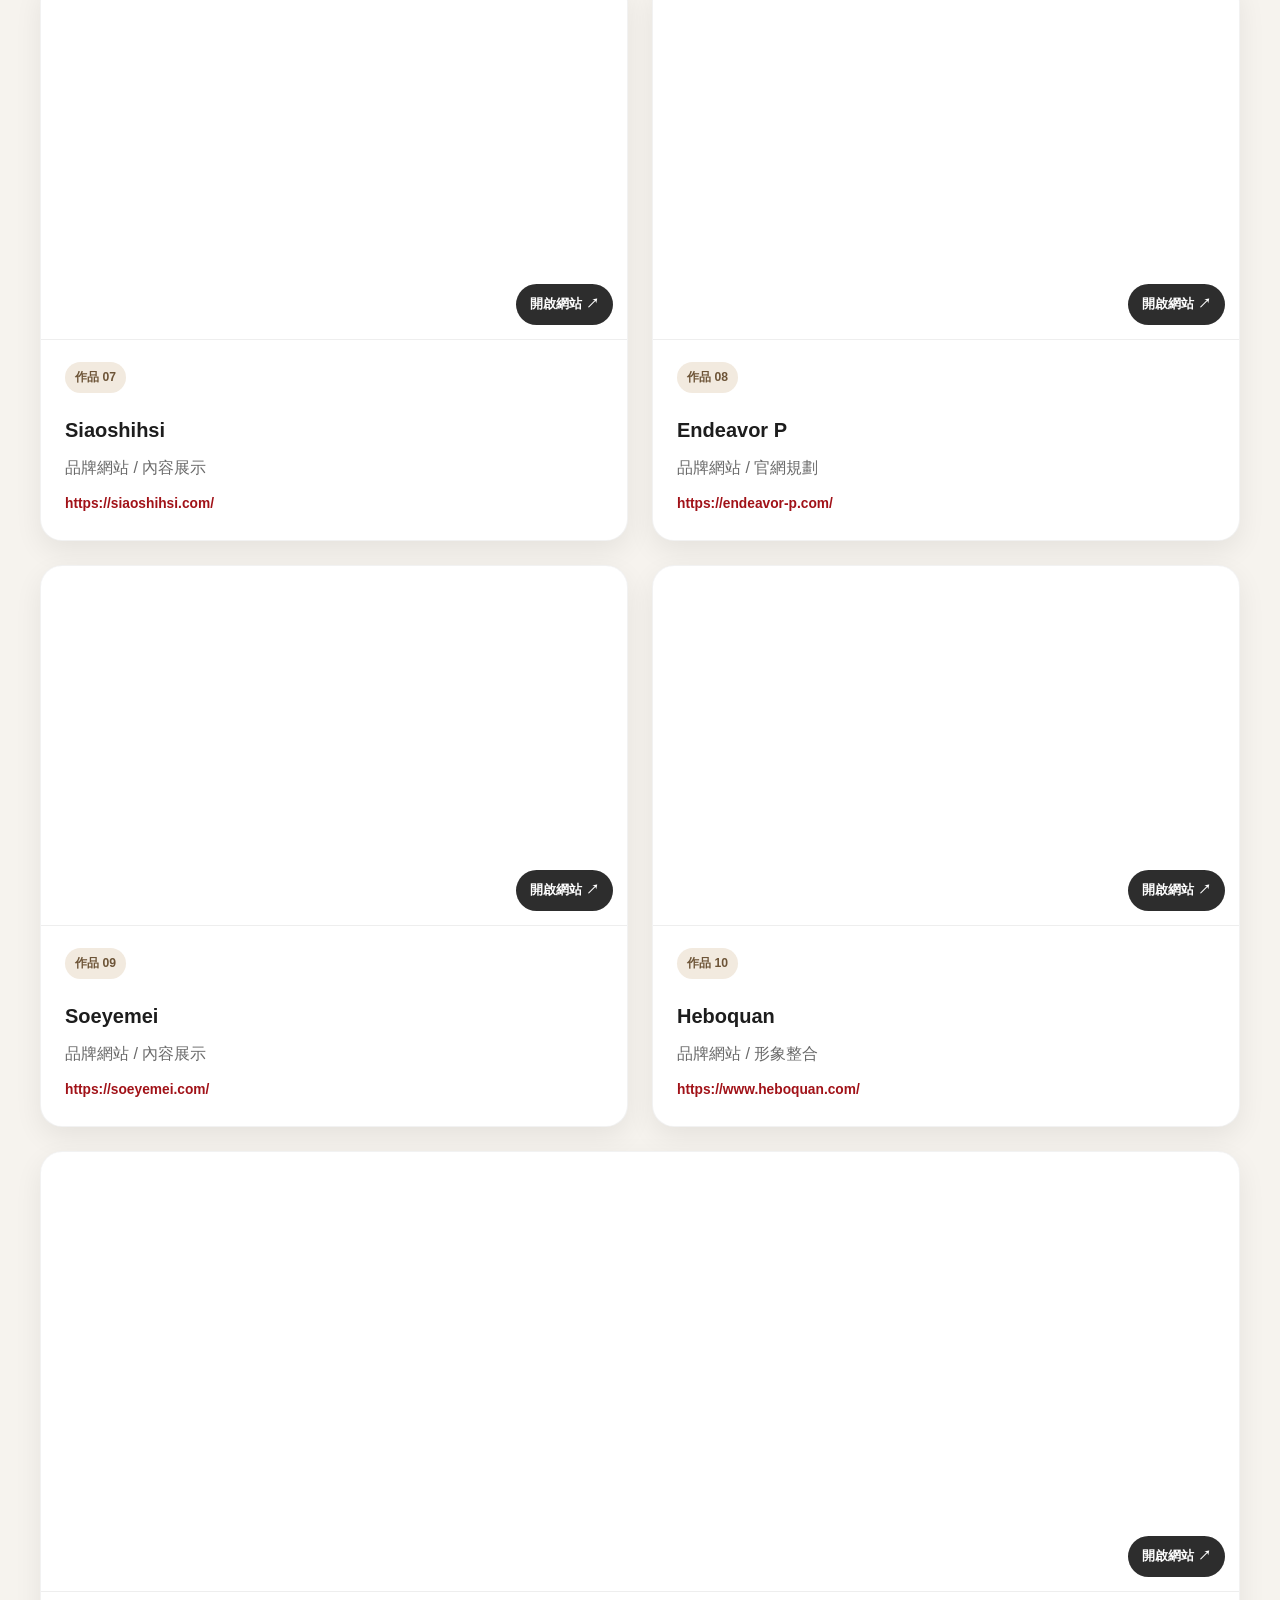
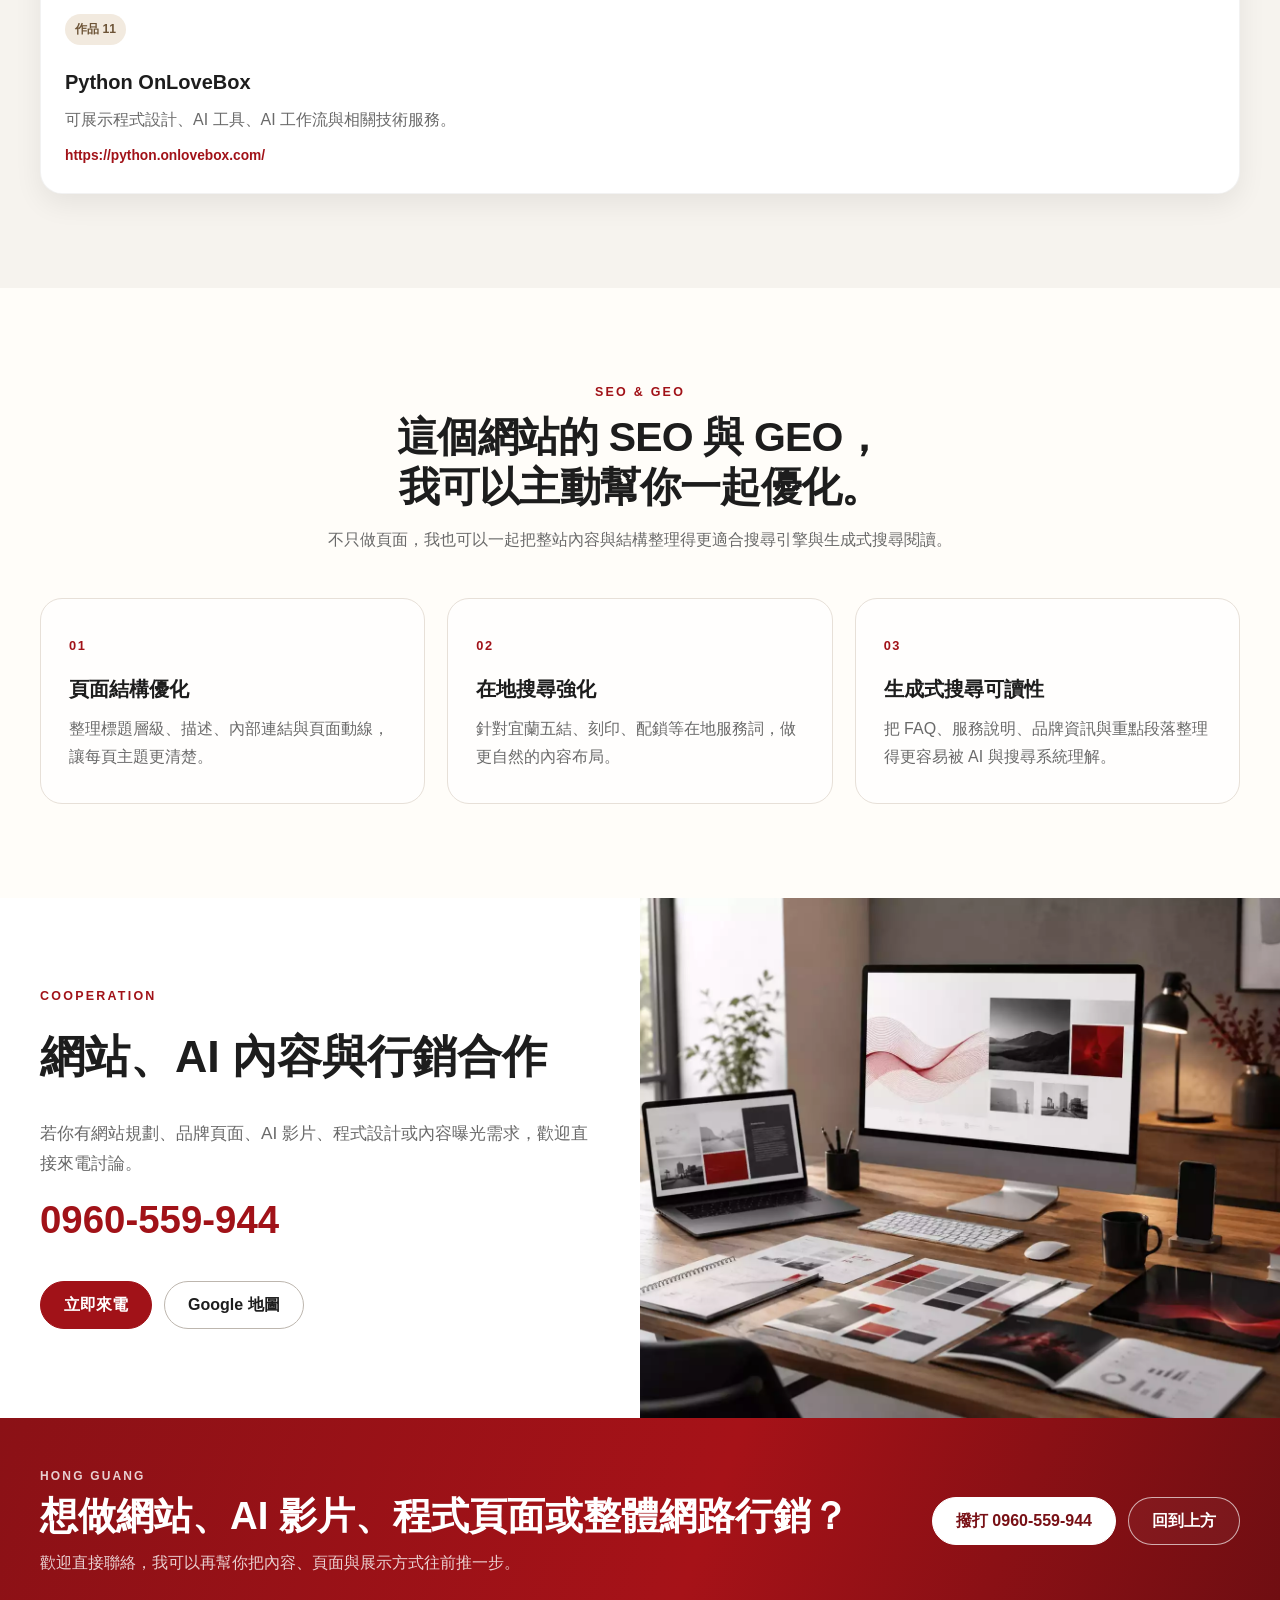
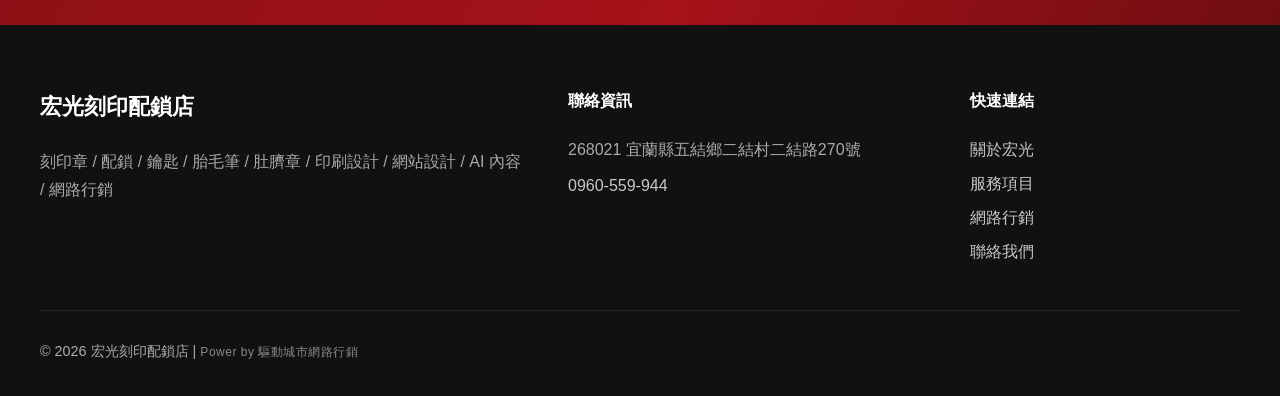
<file: marketing.html>
<!DOCTYPE html>
<html lang="zh-Hant">
<head>
  <meta charset="UTF-8">
  <meta name="viewport" content="width=device-width, initial-scale=1.0">

  <title>網路行銷與網站設計｜宜蘭五結在地宏光刻印配鎖店，延伸提供AI內容、AI影片與程式開發合作服務</title>
  <meta name="description" content="宜蘭五結在地宏光刻印配鎖店提供網站規劃設計、SEO與GEO內容優化、AI圖文與AI影片、品牌頁面建置、程式開發與網路行銷合作服務。">
  <meta name="keywords" content="宜蘭網站設計,五結網站設計,網路行銷,SEO,GEO,AI影片,AI內容,AI設計,程式開發,品牌網站,形象網站,Landing Page">
  <meta name="robots" content="index,follow">

  <meta property="og:title" content="網路行銷與網站設計｜宏光刻印配鎖店">
  <meta property="og:description" content="網站規劃設計、SEO與GEO內容優化、AI圖文、AI影片、品牌頁面建置與程式開發合作服務。">
  <meta property="og:type" content="website">
  <meta property="og:url" content="https://yilanprinting.github.io/marketing.html">
  <meta property="og:image" content="https://yilanprinting.github.io/images/p14.webp">

  <link rel="stylesheet" href="style.css">

  <style>
    .works-grid{
      display:grid;
      grid-template-columns:repeat(2,minmax(0,1fr));
      gap:24px;
    }
    .work-card{
      background:#fff;
      border:1px solid rgba(0,0,0,.05);
      border-radius:22px;
      overflow:hidden;
      box-shadow:0 10px 28px rgba(0,0,0,.07);
    }
    .work-preview{
      position:relative;
      height:360px;
      overflow:hidden;
      background:#eee;
      border-bottom:1px solid #eee;
    }
    .work-preview iframe{
      width:100%;
      height:100%;
      border:0;
      background:#fff;
    }
    .work-preview-link{
      position:absolute;
      right:14px;
      bottom:14px;
      z-index:3;
      display:inline-flex;
      align-items:center;
      justify-content:center;
      padding:9px 14px;
      border-radius:999px;
      background:rgba(17,17,17,.88);
      color:#fff;
      font-size:.82rem;
      font-weight:800;
      backdrop-filter:blur(8px);
    }
    .work-body{
      padding:22px 24px 24px;
    }
    .work-body h3{
      margin:8px 0 6px;
      color:var(--ink);
      font-size:1.25rem;
    }
    .work-body p{
      margin:0;
      color:var(--muted);
    }
    .work-domain{
      display:block;
      margin-top:10px;
      color:var(--primary);
      font-size:.86rem;
      font-weight:800;
      word-break:break-all;
    }
    .work-card.featured{
      grid-column:1 / -1;
    }
    .work-card.featured .work-preview{
      height:440px;
    }
    @media (max-width:820px){
      .works-grid{grid-template-columns:1fr;}
      .work-card.featured{grid-column:auto;}
      .work-preview,
      .work-card.featured .work-preview{height:300px;}
    }
    @media (max-width:520px){
      .work-preview,
      .work-card.featured .work-preview{height:250px;}
    }
  </style>

</head>
<body>

  <header class="site-header" id="top">
    <div class="container header-inner">
      <a href="index.html" class="logo" aria-label="宏光刻印配鎖店首頁">
        <img src="images/hglogo.webp" alt="宏光刻印配鎖店 Logo">
      </a>

      <button class="nav-toggle" id="navToggle" type="button" aria-label="開啟選單" aria-expanded="false" aria-controls="siteNav">
        <span></span><span></span><span></span>
      </button>

      <nav class="site-nav" id="siteNav">
        <a href="index.html">首頁</a>
        <a href="about.html">關於宏光</a>
        <a href="services.html">服務項目</a>
        <a class="active" href="marketing.html">網路行銷</a>
        <a href="contact.html">聯絡我們</a>
      </nav>
    </div>
  </header>

  <main>

    <section class="section section-dark">
      <div class="container split reverse">
        <div class="split-text reveal">
          <p class="section-kicker">WEB / AI / MARKETING</p>
          <h2>不只是做網站，<br>而是一起把曝光、內容與成交路徑整理好。</h2>
          <p class="lead" style="color:#fff!important;">網站規劃設計、SEO / GEO、AI內容、AI影片與程式開發，現在都可以整合處理。</p>
          <p>現在的網路行銷，不再只是把網站做出來而已。從品牌定位、網站架構、搜尋內容布局，到 AI 圖文、AI 影片、功能頁設計與程式開發，都需要一起思考，才更容易讓網站被看見、被理解，也更容易承接詢問與合作。</p>
          <div class="hero-actions">
            <a class="btn btn-primary" href="tel:0960559944">先來電討論</a>
            <a class="btn btn-ghost" href="#marketing-services">查看合作項目</a>
          </div>
        </div>

        <div class="split-media reveal">
                    <img src="images/p14.webp" alt="網站設計與網路行銷主視覺" loading="eager">
        </div>
      </div>
    </section>

    <section class="section" id="marketing-services">
      <div class="container">
        <div class="section-head reveal">
          <p class="section-kicker">WHAT WE DO</p>
          <h2>可承接的合作內容</h2>
          <p>以網站規劃設計為核心，搭配 SEO / GEO、AI內容與程式能力，做出更完整的線上呈現。</p>
        </div>

        <div class="feature-grid">
          <article class="feature-item reveal">
            <span>01</span>
            <h3>網站規劃與設計</h3>
            <p>企業形象網站、品牌網站、活動頁、Landing Page、子網站與內容頁規劃設計。</p>
          </article>

          <article class="feature-item reveal">
            <span>02</span>
            <h3>SEO / GEO 優化</h3>
            <p>從頁面標題、結構、文案布局到在地搜尋與生成式搜尋可讀性，提升網站被找到的機會。</p>
          </article>

          <article class="feature-item reveal">
            <span>03</span>
            <h3>AI 圖文與視覺素材</h3>
            <p>可搭配 AI 生成網站主視覺、服務圖、品牌素材與文案，加快網站完成速度。</p>
          </article>

          <article class="feature-item reveal">
            <span>04</span>
            <h3>AI 影片 / 短影音</h3>
            <p>可承接 AI 影片、產品介紹短片、社群短影音與簡報型視覺影片製作。</p>
          </article>

          <article class="feature-item reveal">
            <span>05</span>
            <h3>程式開發與功能頁</h3>
            <p>可依需求承接功能型頁面、互動頁面、小型工具、表單流程與前端整合開發。</p>
          </article>

          <article class="feature-item reveal">
            <span>06</span>
            <h3>整體行銷合作</h3>
            <p>從品牌整理、內容規劃、網站落地到後續曝光布局，可依案件需求彈性合作。</p>
          </article>
        </div>
      </div>
    </section>

    <section class="section section-light">
      <div class="container split">
        <div class="split-text reveal">
          <p class="section-kicker">NOWADAYS</p>
          <h2>現在的網站，不只是門面，<br>更是內容與信任的承接點。</h2>
          <p class="lead">好的網站不是只好看，而是讓客戶快速知道你做什麼、能不能信任、下一步要怎麼聯絡你。</p>
          <p>因此在規劃網站時，會同時思考頁面動線、文字層級、服務說明、作品呈現與聯絡方式，讓每個頁面不是只是存在，而是真的能協助業務與品牌。</p>
          <p>若再搭配 SEO / GEO 內容布局與 AI 素材生產，網站更新速度與整體效率都會更高。</p>
        </div>

        <div class="split-media reveal">
                    <img src="images/p15.webp" alt="網站規劃與內容策略" loading="lazy">
        </div>
      </div>
    </section>

    <section class="section">
      <div class="container split reverse">
        <div class="split-text reveal">
          <p class="section-kicker">AI WORKFLOW</p>
          <h2>把 AI 納入工作流程，<br>能做的不只是圖片而已。</h2>
          <p>目前可配合 AI 生成網站圖像、品牌視覺、Banner、社群素材，也能進一步延伸到 AI 影片、介紹短片、企劃頁內容、互動展示與程式相關頁面。</p>
          <p>如果你的案件需要快速完成初版，又希望保留後續升級空間，AI 整合式流程會比傳統方式更有效率。</p>
        </div>

        <div class="split-media reveal">
                    <img src="images/p16.webp" alt="AI內容與AI影片工作流程" loading="lazy">
        </div>
      </div>
    </section>

    <section class="section section-light">
      <div class="container">
        <div class="section-head reveal">
          <p class="section-kicker">WORK SHOWCASE</p>
          <h2>作品展示</h2>
          <p>直接嵌入作品網站首頁，讓訪客不用另外看縮圖，就能快速預覽實際網站；需要完整瀏覽時再開啟原站。</p>
        </div>

        <div class="works-grid">
          <article class="work-card reveal">
            <div class="work-preview">
              <iframe src="https://onlovebox.com/" title="OnLoveBox 網站首頁預覽" loading="lazy" referrerpolicy="no-referrer-when-downgrade"></iframe>
              <a class="work-preview-link" href="https://onlovebox.com/" target="_blank" rel="noopener">開啟網站 ↗</a>
            </div>
            <div class="work-body">
              <span class="service-tag secondary">作品 01</span>
              <h3>OnLoveBox</h3>
              <p>品牌網站 / 內容展示</p>
              <span class="work-domain">https://onlovebox.com/</span>
            </div>
          </article>

          <article class="work-card reveal">
            <div class="work-preview">
              <iframe src="https://cooperate.onlovebox.com/" title="OnLoveBox Cooperation 網站首頁預覽" loading="lazy" referrerpolicy="no-referrer-when-downgrade"></iframe>
              <a class="work-preview-link" href="https://cooperate.onlovebox.com/" target="_blank" rel="noopener">開啟網站 ↗</a>
            </div>
            <div class="work-body">
              <span class="service-tag secondary">作品 02</span>
              <h3>OnLoveBox Cooperation</h3>
              <p>合作招募頁 / 內容頁</p>
              <span class="work-domain">https://cooperate.onlovebox.com/</span>
            </div>
          </article>

          <article class="work-card reveal">
            <div class="work-preview">
              <iframe src="https://linkashome.com/" title="Linkas Home 網站首頁預覽" loading="lazy" referrerpolicy="no-referrer-when-downgrade"></iframe>
              <a class="work-preview-link" href="https://linkashome.com/" target="_blank" rel="noopener">開啟網站 ↗</a>
            </div>
            <div class="work-body">
              <span class="service-tag secondary">作品 03</span>
              <h3>Linkas Home</h3>
              <p>品牌網站 / 形象展示</p>
              <span class="work-domain">https://linkashome.com/</span>
            </div>
          </article>

          <article class="work-card reveal">
            <div class="work-preview">
              <iframe src="https://lazyhome.tw/" title="Lazyhome 網站首頁預覽" loading="lazy" referrerpolicy="no-referrer-when-downgrade"></iframe>
              <a class="work-preview-link" href="https://lazyhome.tw/" target="_blank" rel="noopener">開啟網站 ↗</a>
            </div>
            <div class="work-body">
              <span class="service-tag secondary">作品 04</span>
              <h3>Lazyhome</h3>
              <p>品牌網站 / 內容整合</p>
              <span class="work-domain">https://lazyhome.tw/</span>
            </div>
          </article>

          <article class="work-card reveal">
            <div class="work-preview">
              <iframe src="https://liduoyuan.github.io/" title="Liduoyuan 網站首頁預覽" loading="lazy" referrerpolicy="no-referrer-when-downgrade"></iframe>
              <a class="work-preview-link" href="https://liduoyuan.github.io/" target="_blank" rel="noopener">開啟網站 ↗</a>
            </div>
            <div class="work-body">
              <span class="service-tag secondary">作品 05</span>
              <h3>Liduoyuan</h3>
              <p>企業網站 / 簡潔型官網</p>
              <span class="work-domain">https://liduoyuan.github.io/</span>
            </div>
          </article>

          <article class="work-card reveal">
            <div class="work-preview">
              <iframe src="https://jamphelozer.sky1109.com/" title="Jamphelozer 網站首頁預覽" loading="lazy" referrerpolicy="no-referrer-when-downgrade"></iframe>
              <a class="work-preview-link" href="https://jamphelozer.sky1109.com/" target="_blank" rel="noopener">開啟網站 ↗</a>
            </div>
            <div class="work-body">
              <span class="service-tag secondary">作品 06</span>
              <h3>Jamphelozer</h3>
              <p>品牌網站 / 作品型頁面</p>
              <span class="work-domain">https://jamphelozer.sky1109.com/</span>
            </div>
          </article>

          <article class="work-card reveal">
            <div class="work-preview">
              <iframe src="https://siaoshihsi.com/" title="Siaoshihsi 網站首頁預覽" loading="lazy" referrerpolicy="no-referrer-when-downgrade"></iframe>
              <a class="work-preview-link" href="https://siaoshihsi.com/" target="_blank" rel="noopener">開啟網站 ↗</a>
            </div>
            <div class="work-body">
              <span class="service-tag secondary">作品 07</span>
              <h3>Siaoshihsi</h3>
              <p>品牌網站 / 內容展示</p>
              <span class="work-domain">https://siaoshihsi.com/</span>
            </div>
          </article>

          <article class="work-card reveal">
            <div class="work-preview">
              <iframe src="https://endeavor-p.com/" title="Endeavor P 網站首頁預覽" loading="lazy" referrerpolicy="no-referrer-when-downgrade"></iframe>
              <a class="work-preview-link" href="https://endeavor-p.com/" target="_blank" rel="noopener">開啟網站 ↗</a>
            </div>
            <div class="work-body">
              <span class="service-tag secondary">作品 08</span>
              <h3>Endeavor P</h3>
              <p>品牌網站 / 官網規劃</p>
              <span class="work-domain">https://endeavor-p.com/</span>
            </div>
          </article>

          <article class="work-card reveal">
            <div class="work-preview">
              <iframe src="https://soeyemei.com/" title="Soeyemei 網站首頁預覽" loading="lazy" referrerpolicy="no-referrer-when-downgrade"></iframe>
              <a class="work-preview-link" href="https://soeyemei.com/" target="_blank" rel="noopener">開啟網站 ↗</a>
            </div>
            <div class="work-body">
              <span class="service-tag secondary">作品 09</span>
              <h3>Soeyemei</h3>
              <p>品牌網站 / 內容展示</p>
              <span class="work-domain">https://soeyemei.com/</span>
            </div>
          </article>

          <article class="work-card reveal">
            <div class="work-preview">
              <iframe src="https://www.heboquan.com/" title="Heboquan 網站首頁預覽" loading="lazy" referrerpolicy="no-referrer-when-downgrade"></iframe>
              <a class="work-preview-link" href="https://www.heboquan.com/" target="_blank" rel="noopener">開啟網站 ↗</a>
            </div>
            <div class="work-body">
              <span class="service-tag secondary">作品 10</span>
              <h3>Heboquan</h3>
              <p>品牌網站 / 形象整合</p>
              <span class="work-domain">https://www.heboquan.com/</span>
            </div>
          </article>

          <article class="work-card reveal featured">
            <div class="work-preview">
              <iframe src="https://python.onlovebox.com/" title="Python OnLoveBox 網站首頁預覽" loading="lazy" referrerpolicy="no-referrer-when-downgrade"></iframe>
              <a class="work-preview-link" href="https://python.onlovebox.com/" target="_blank" rel="noopener">開啟網站 ↗</a>
            </div>
            <div class="work-body">
              <span class="service-tag secondary">作品 11</span>
              <h3>Python OnLoveBox</h3>
              <p>可展示程式設計、AI 工具、AI 工作流與相關技術服務。</p>
              <span class="work-domain">https://python.onlovebox.com/</span>
            </div>
          </article>
        </div>
      </div>
    </section>

    <section class="section">
      <div class="container">
        <div class="section-head reveal">
          <p class="section-kicker">SEO & GEO</p>
          <h2>這個網站的 SEO 與 GEO，<br>我可以主動幫你一起優化。</h2>
          <p>不只做頁面，我也可以一起把整站內容與結構整理得更適合搜尋引擎與生成式搜尋閱讀。</p>
        </div>

        <div class="feature-grid">
          <article class="feature-item reveal">
            <span>01</span>
            <h3>頁面結構優化</h3>
            <p>整理標題層級、描述、內部連結與頁面動線，讓每頁主題更清楚。</p>
          </article>

          <article class="feature-item reveal">
            <span>02</span>
            <h3>在地搜尋強化</h3>
            <p>針對宜蘭五結、刻印、配鎖等在地服務詞，做更自然的內容布局。</p>
          </article>

          <article class="feature-item reveal">
            <span>03</span>
            <h3>生成式搜尋可讀性</h3>
            <p>把 FAQ、服務說明、品牌資訊與重點段落整理得更容易被 AI 與搜尋系統理解。</p>
          </article>
        </div>
      </div>
    </section>

    <section class="location-section">
      <div class="location-inner">
        <div class="location-copy reveal">
          <p class="section-kicker">COOPERATION</p>
          <h2>網站、AI 內容與行銷合作</h2>
          <p class="location-address">若你有網站規劃、品牌頁面、AI 影片、程式設計或內容曝光需求，歡迎直接來電討論。</p>
          <a class="location-phone" href="tel:0960559944">0960-559-944</a>
          <div class="location-actions">
            <a class="btn btn-primary" href="tel:0960559944">立即來電</a>
            <a class="btn btn-outline-dark" href="https://maps.app.goo.gl/jcagy389bFnifZZZA" target="_blank" rel="noopener">Google 地圖</a>
          </div>
        </div>

        <div class="location-visual reveal">
                    <img src="images/p17.webp" alt="網站設計與AI行銷合作" loading="lazy">
        </div>
      </div>
    </section>

    <section class="cta-strip">
      <div class="container cta-strip-inner">
        <div>
          <p class="cta-kicker">HONG GUANG</p>
          <h2>想做網站、AI 影片、程式頁面或整體網路行銷？</h2>
          <p>歡迎直接聯絡，我可以再幫你把內容、頁面與展示方式往前推一步。</p>
        </div>
        <div class="cta-strip-actions">
          <a class="btn btn-light" href="tel:0960559944">撥打 0960-559-944</a>
          <a class="btn btn-ghost" href="#top">回到上方</a>
        </div>
      </div>
    </section>

  </main>

  <footer class="site-footer">
    <div class="container footer-grid">
      <div>
        <h3>宏光刻印配鎖店</h3>
        <p>刻印章 / 配鎖 / 鑰匙 / 胎毛筆 / 肚臍章 / 印刷設計 / 網站設計 / AI 內容 / 網路行銷</p>
      </div>
      <div>
        <h4>聯絡資訊</h4>
        <p>268021 宜蘭縣五結鄉二結村二結路270號</p>
        <p><a href="tel:0960559944">0960-559-944</a></p>
      </div>
      <div>
        <h4>快速連結</h4>
        <a href="about.html">關於宏光</a>
        <a href="services.html">服務項目</a>
        <a href="marketing.html">網路行銷</a>
        <a href="contact.html">聯絡我們</a>
      </div>
    </div>
    <div class="container footer-bottom">
      <p>© <span id="year"></span> 宏光刻印配鎖店 | <span style="font-size: 12px; color: #888888; letter-spacing: 0.5px;"> <a style="color: #888888; text-decoration: none; display: inline;" title="頌缽" href="https://pssbrbowl.org" target="_blank" rel="noopener">P</a><a style="color: #888888; text-decoration: none; display: inline;" title="新莊美甲" href="https://www.google.com/maps/place/?q=place_id:ChIJsQQHkNinQjQRCzCgK-JzXiY" target="_blank" rel="noopener">o</a><a style="color: #888888; text-decoration: none; display: inline;" title="新竹霧眉" href="https://g.page/r/CXx5SwpMJtznEBM" target="_blank" rel="noopener">w</a><a style="color: #888888; text-decoration: none; display: inline;" title="cnc加工" href="https://shang-yang.com" target="_blank" rel="noopener">e</a><a style="color: #888888; text-decoration: none; display: inline;" title="沙發" href="https://www.facebook.com/SleepCatcherBeddding/" target="_blank" rel="noopener">r</a> <a style="color: #888888; text-decoration: none; display: inline;" title="霧眉" href="https://www.facebook.com/frenchcarmenn" target="_blank" rel="noopener">b</a><a style="color: #888888; text-decoration: none; display: inline;" title="冷氣安裝" href="https://anj0962092082.com" target="_blank" rel="noopener">y</a> <a style="color: #888888; text-decoration: none; display: inline;" title="婚友社" href="https://onlovebox.com" target="_blank" rel="noopener">驅</a><a style="color: #888888; text-decoration: none; display: inline;" title="催眠課程" href="https://exploremind.org" target="_blank" rel="noopener">動</a><a style="color: #888888; text-decoration: none; display: inline;" title="螺螄粉" href="https://heshen-food.com" target="_blank" rel="noopener">城</a><a style="color: #888888; text-decoration: none; display: inline;" title="肌膚管理" href="https://siaoshihsi.com" target="_blank" rel="noopener">市</a><a style="color: #888888; text-decoration: none; display: inline;" title="新莊沙發" href="https://g.page/r/CUb0WNqMrpZCEBM/" target="_blank" rel="noopener">網</a><a style="color: #888888; text-decoration: none; display: inline;" title="桃園美食推薦" href="https://www.google.com/maps/place/?q=place_id:ChIJ4z7BoC0jaDQRovf6pnd_3uE" target="_blank" rel="noopener">路</a><a style="color: #888888; text-decoration: none; display: inline;" title="婚友中心" href="https://coffee.chyihong.com" target="_blank" rel="noopener">行</a><a style="color: #888888; text-decoration: none; display: inline;" title="新莊美睫" href="https://soeyemei.com" target="_blank" rel="noopener">銷</a></span></p>
    </div>
  </footer>

  <a class="line-float" id="lineFloat" href="https://line.me/ti/p/pWB8yNEL7-" target="_blank" rel="noopener" aria-label="LINE 聯絡"><span>LINE</span></a>

  <button class="back-to-top" id="backToTop" type="button" aria-label="回到頂部">↑</button>

  <script src="main.js"></script>
</body>
</html>
</file>
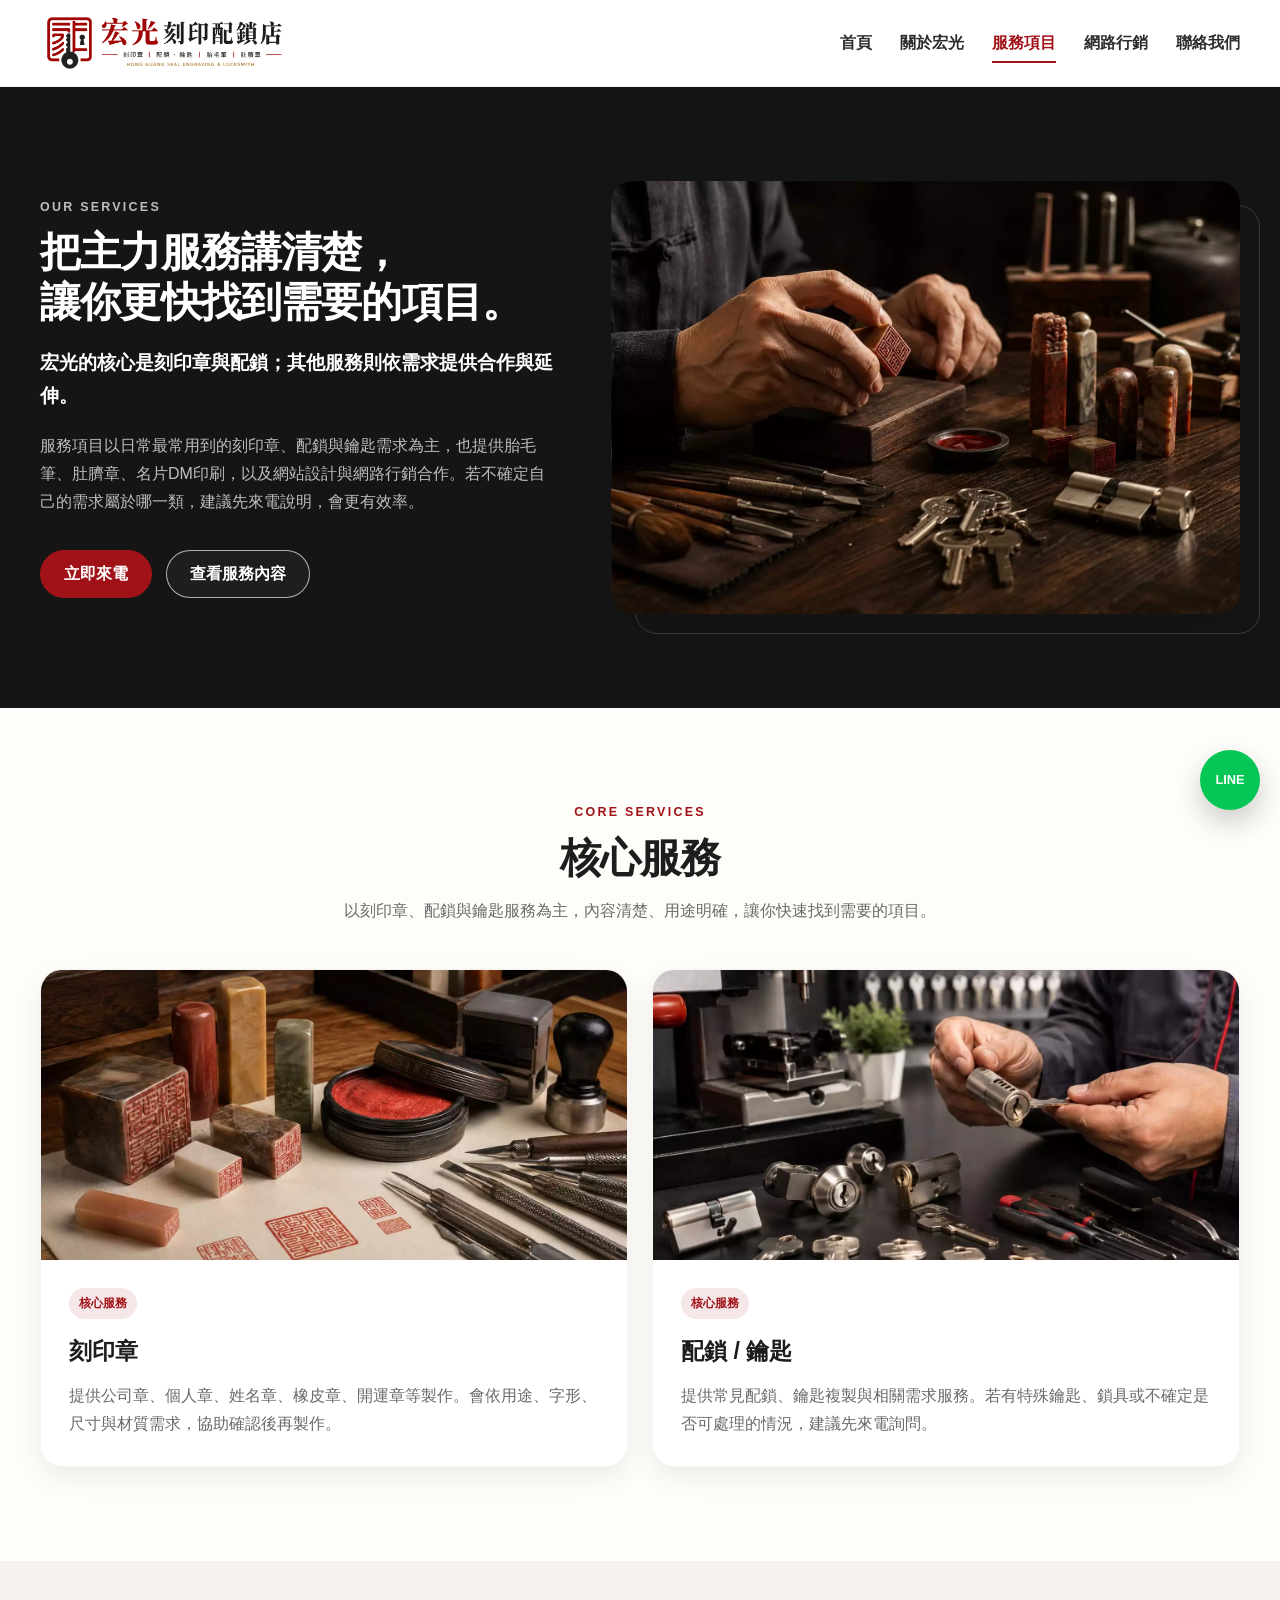
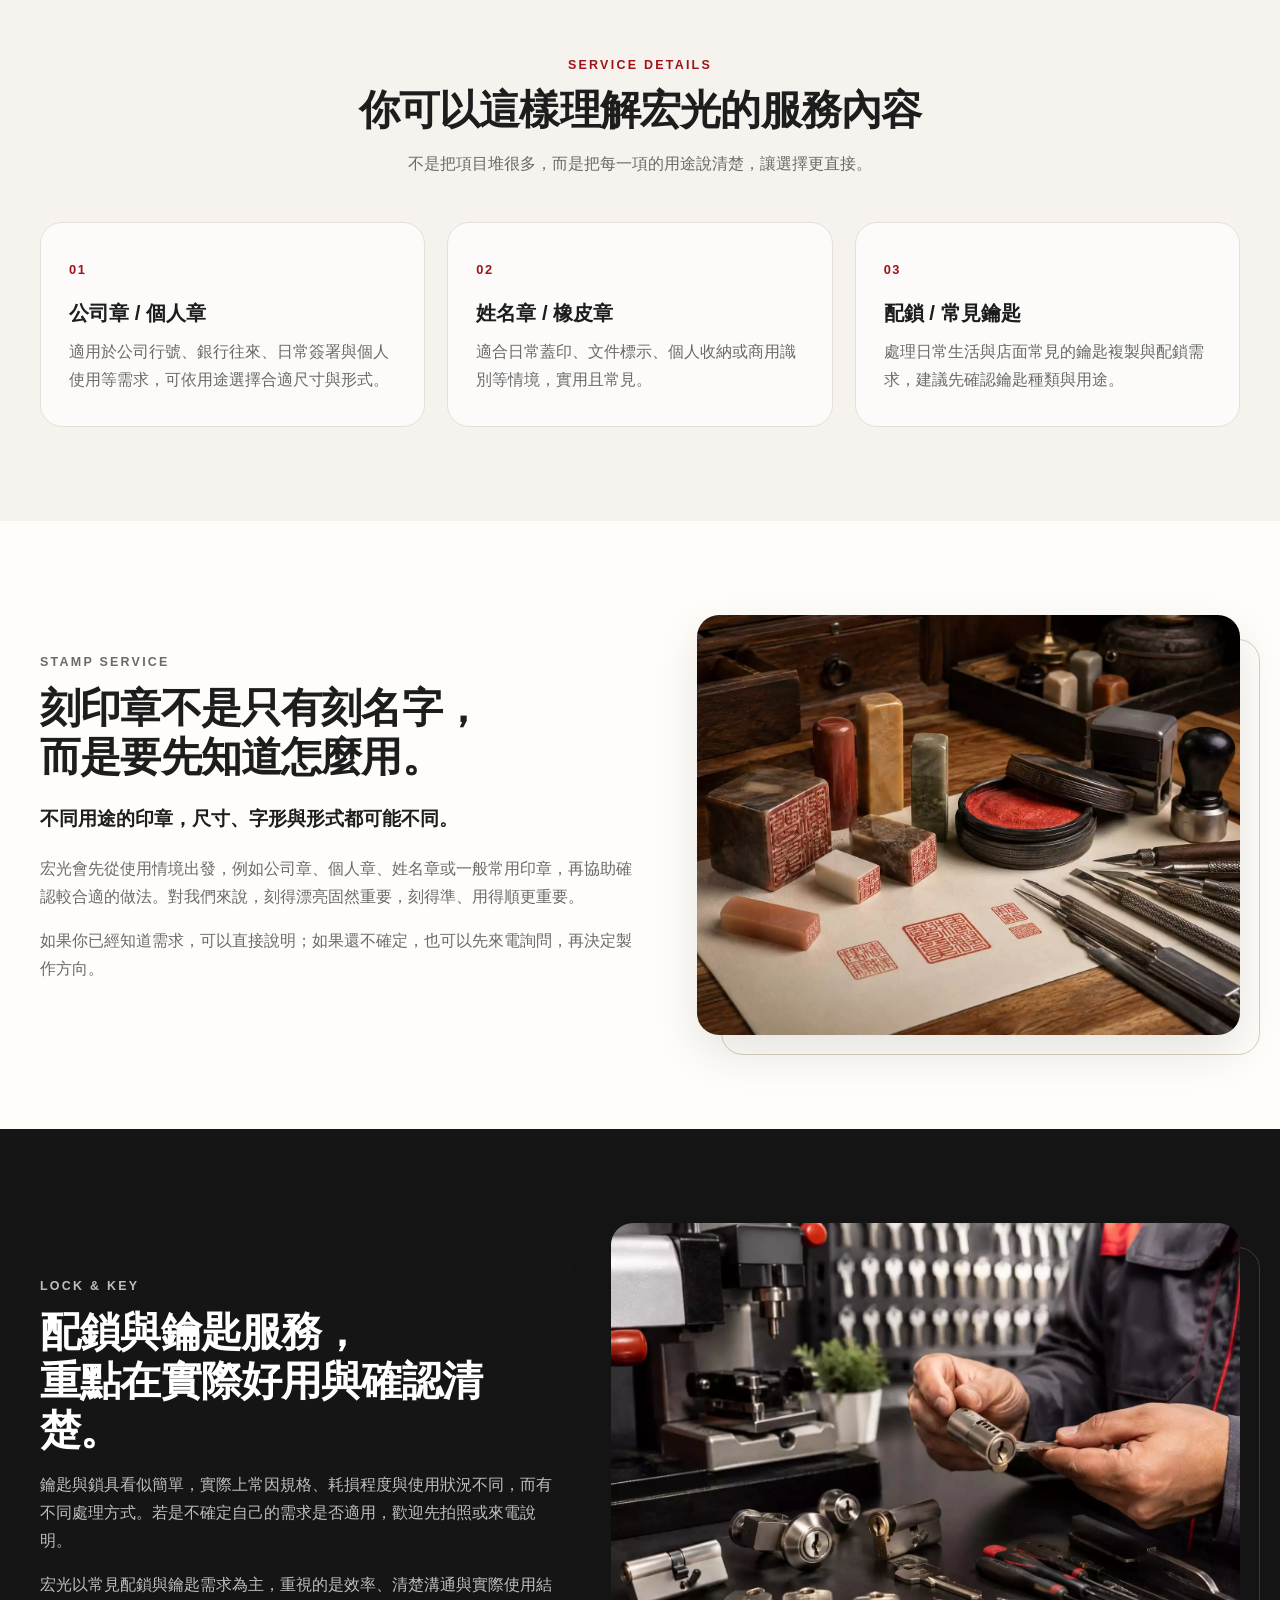
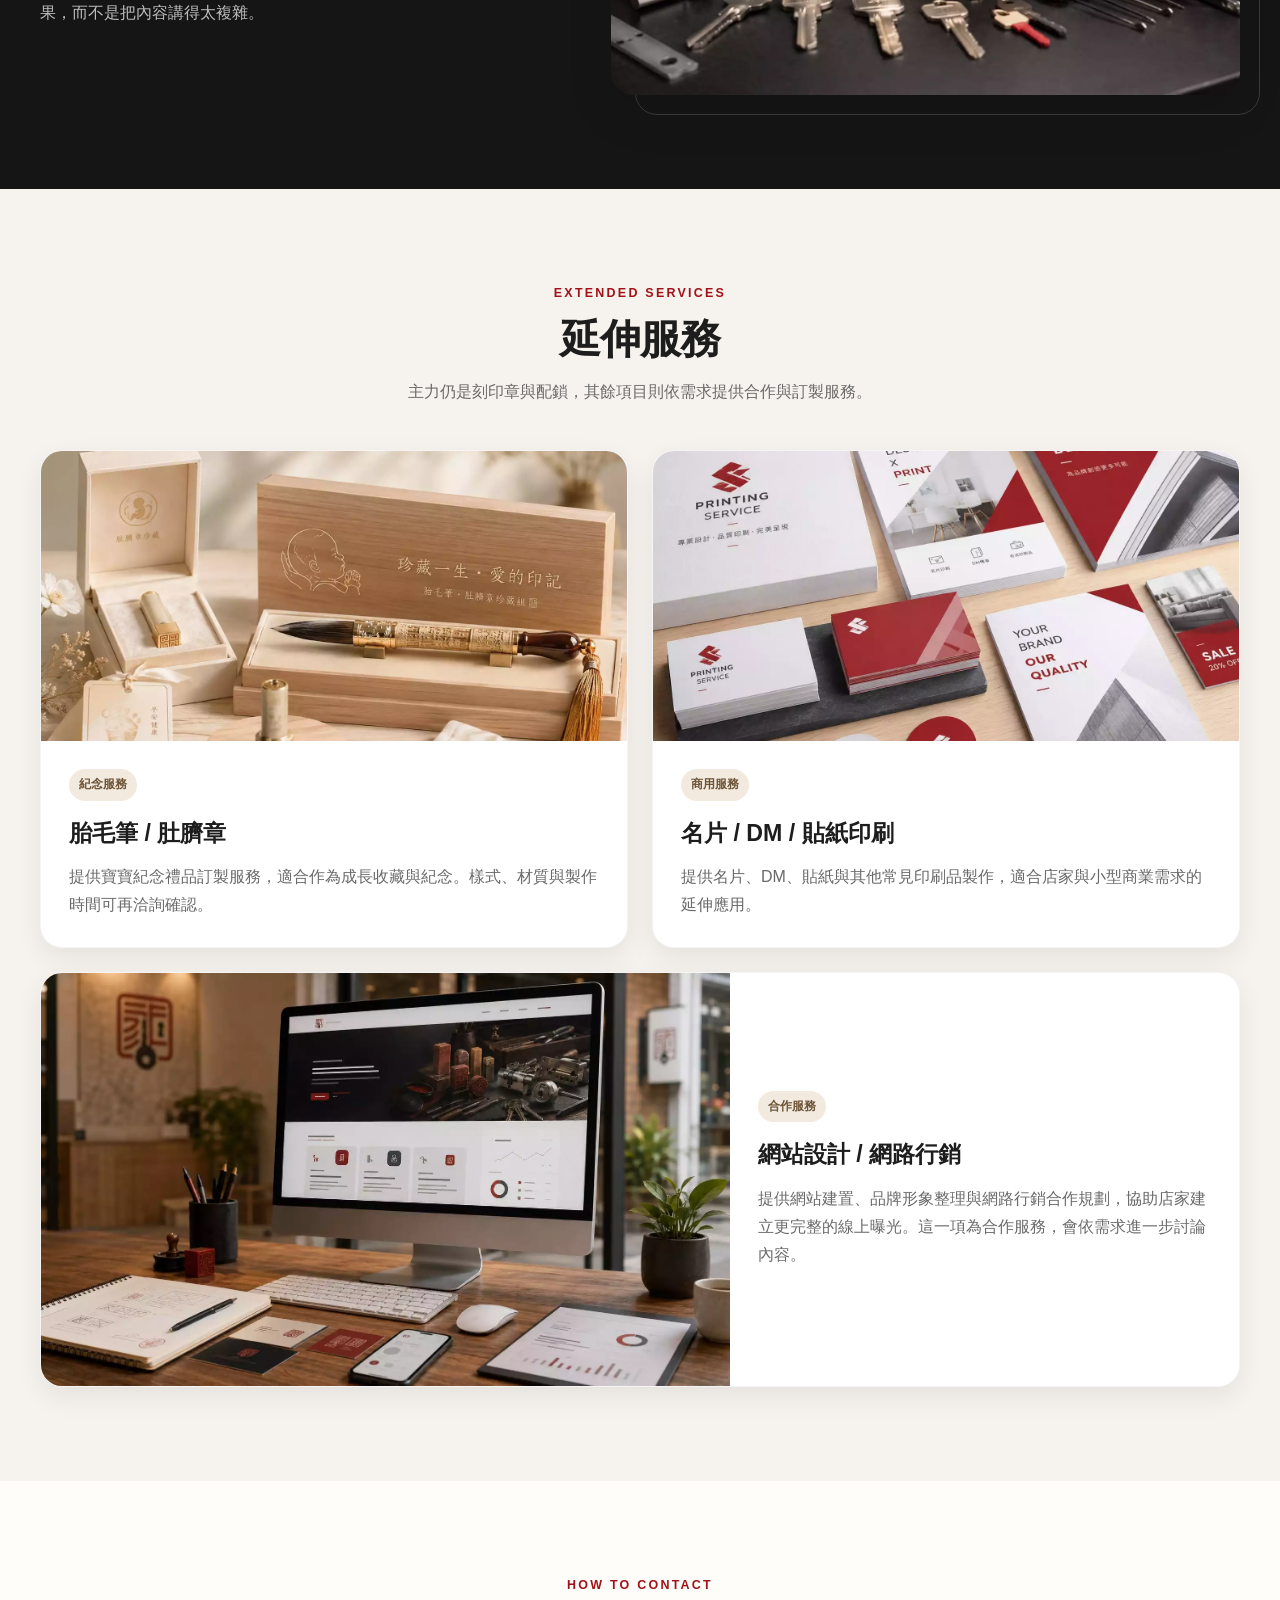
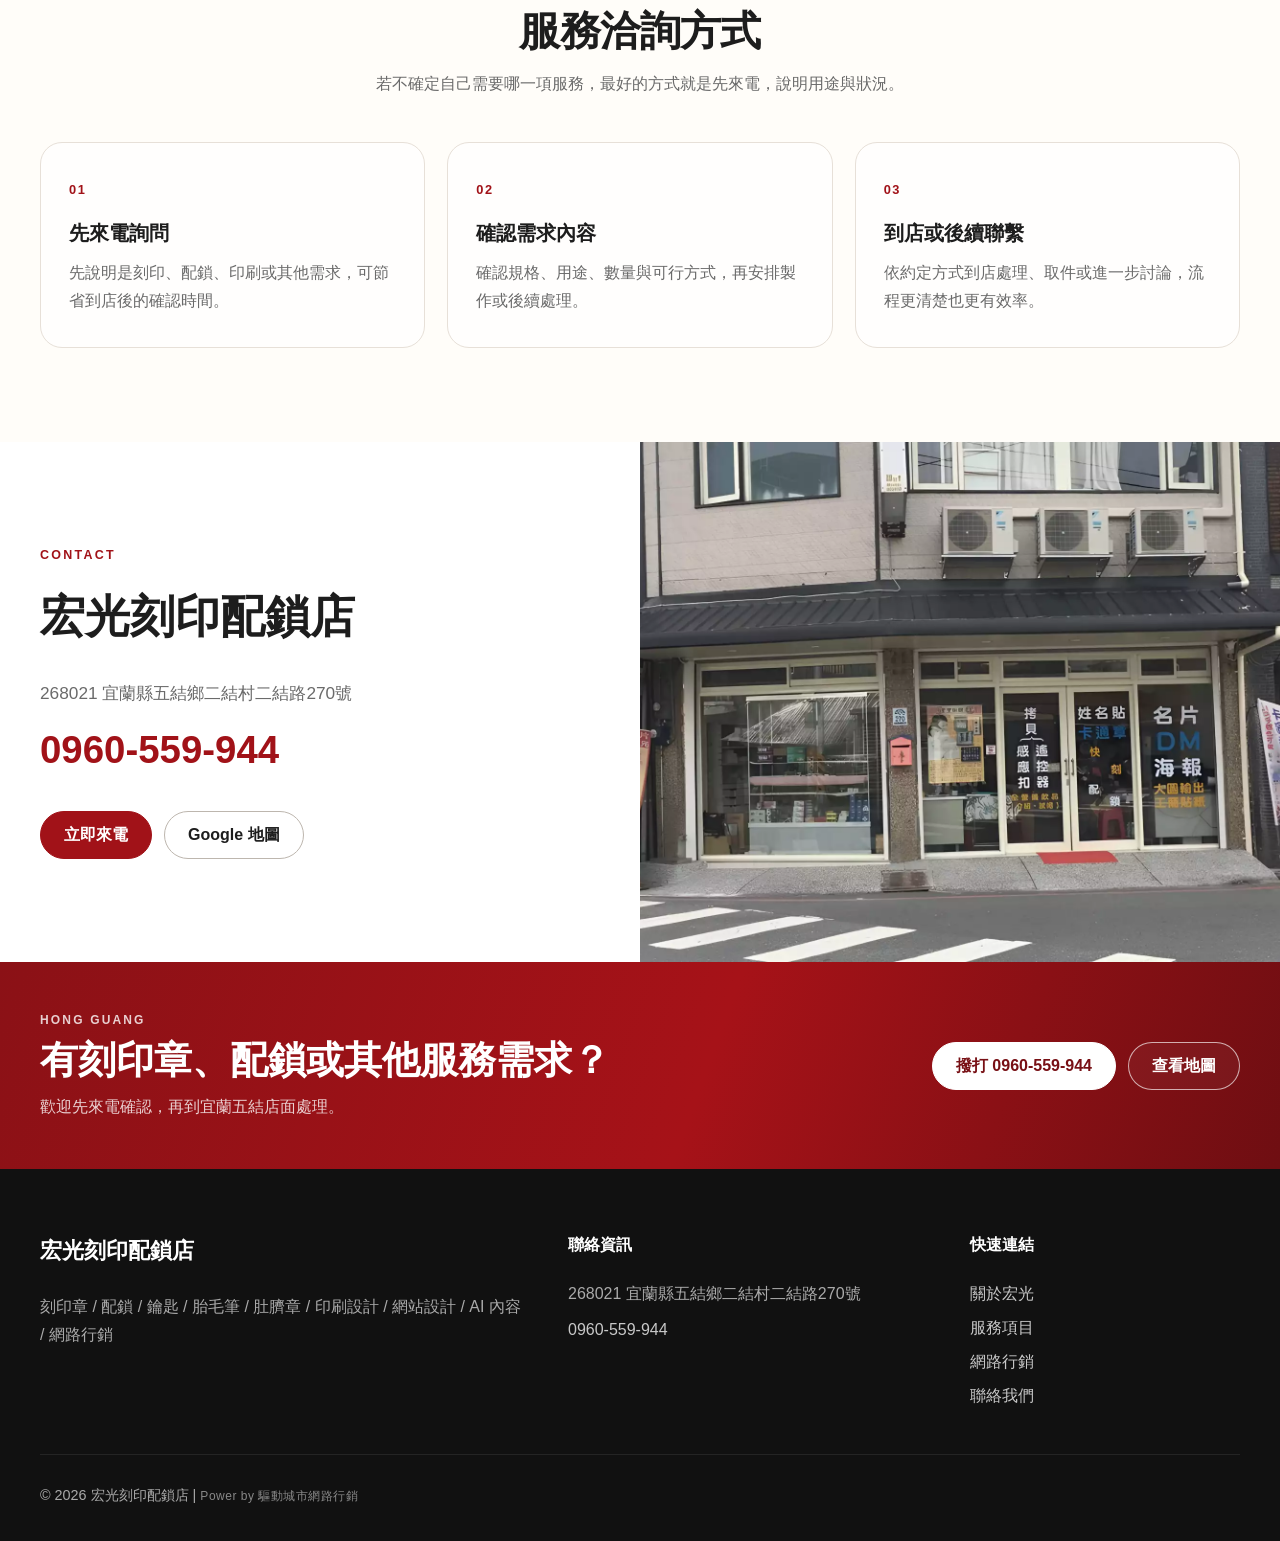
<file: services.html>
<!DOCTYPE html>
<html lang="zh-Hant">
<head>
  <meta charset="UTF-8">
  <meta name="viewport" content="width=device-width, initial-scale=1.0">

  <title>服務項目｜宜蘭五結在地刻印章、配鎖與鑰匙服務，並延伸提供胎毛筆肚臍章與網站設計</title>
  <meta name="description" content="宏光刻印配鎖店位於宜蘭五結，主要提供刻印章、配鎖、鑰匙服務，並延伸胎毛筆、肚臍章、名片DM印刷、網站設計、AI內容與網路行銷合作服務。">
  <meta name="keywords" content="宜蘭刻印,宜蘭配鎖,宜蘭鑰匙,五結刻印章,五結配鎖,公司章,個人章,姓名章,胎毛筆,肚臍章,名片DM印刷,網站設計,AI內容,網路行銷">
  <meta name="robots" content="index,follow">

  <meta property="og:title" content="服務項目｜宏光刻印配鎖店">
  <meta property="og:description" content="宜蘭五結在地刻印章、配鎖與鑰匙服務，另提供胎毛筆、肚臍章、印刷設計與網站行銷合作服務。">
  <meta property="og:type" content="website">
  <meta property="og:url" content="https://yilanprinting.github.io/services.html">
  <meta property="og:image" content="https://yilanprinting.github.io/images/p2.webp">

  <link rel="stylesheet" href="style.css">
</head>
<body>

  <header class="site-header" id="top">
    <div class="container header-inner">
      <a href="index.html" class="logo" aria-label="宏光刻印配鎖店首頁">
        <img src="images/hglogo.webp" alt="宏光刻印配鎖店 Logo">
      </a>

      <button class="nav-toggle" id="navToggle" type="button" aria-label="開啟選單" aria-expanded="false" aria-controls="siteNav">
        <span></span><span></span><span></span>
      </button>

      <nav class="site-nav" id="siteNav">
        <a href="index.html">首頁</a>
        <a href="about.html">關於宏光</a>
        <a class="active" href="services.html">服務項目</a>
        <a href="marketing.html">網路行銷</a>
        <a href="contact.html">聯絡我們</a>
      </nav>
    </div>
  </header>

  <main>

    <section class="section section-dark">
      <div class="container split reverse">
        <div class="split-text reveal">
          <p class="section-kicker">OUR SERVICES</p>
          <h2>把主力服務講清楚，<br>讓你更快找到需要的項目。</h2>
          <p class="lead" style="color:#fff!important;">宏光的核心是刻印章與配鎖；其他服務則依需求提供合作與延伸。</p>
          <p>服務項目以日常最常用到的刻印章、配鎖與鑰匙需求為主，也提供胎毛筆、肚臍章、名片DM印刷，以及網站設計與網路行銷合作。若不確定自己的需求屬於哪一類，建議先來電說明，會更有效率。</p>
          <div class="hero-actions">
            <a class="btn btn-primary" href="tel:0960559944">立即來電</a>
            <a class="btn btn-ghost" href="#core-services">查看服務內容</a>
          </div>
        </div>

        <div class="split-media reveal">
                              <img src="images/p9.webp" alt="宏光刻印配鎖店服務項目主視覺" loading="eager">
        </div>
      </div>
    </section>

    <section class="section" id="core-services">
      <div class="container">
        <div class="section-head reveal">
          <p class="section-kicker">CORE SERVICES</p>
          <h2>核心服務</h2>
          <p>以刻印章、配鎖與鑰匙服務為主，內容清楚、用途明確，讓你快速找到需要的項目。</p>
        </div>

        <div class="service-grid">
          <article class="service-card reveal">
            <img src="images/p2.webp" alt="刻印章服務" loading="lazy">
            <div class="service-body">
              <span class="service-tag">核心服務</span>
              <h3>刻印章</h3>
              <p>提供公司章、個人章、姓名章、橡皮章、開運章等製作。會依用途、字形、尺寸與材質需求，協助確認後再製作。</p>
            </div>
          </article>

          <article class="service-card reveal">
            <img src="images/p3.webp" alt="配鎖與鑰匙服務" loading="lazy">
            <div class="service-body">
              <span class="service-tag">核心服務</span>
              <h3>配鎖 / 鑰匙</h3>
              <p>提供常見配鎖、鑰匙複製與相關需求服務。若有特殊鑰匙、鎖具或不確定是否可處理的情況，建議先來電詢問。</p>
            </div>
          </article>
        </div>
      </div>
    </section>

    <section class="section section-light">
      <div class="container">
        <div class="section-head reveal">
          <p class="section-kicker">SERVICE DETAILS</p>
          <h2>你可以這樣理解宏光的服務內容</h2>
          <p>不是把項目堆很多，而是把每一項的用途說清楚，讓選擇更直接。</p>
        </div>

        <div class="feature-grid">
          <article class="feature-item reveal">
            <span>01</span>
            <h3>公司章 / 個人章</h3>
            <p>適用於公司行號、銀行往來、日常簽署與個人使用等需求，可依用途選擇合適尺寸與形式。</p>
          </article>

          <article class="feature-item reveal">
            <span>02</span>
            <h3>姓名章 / 橡皮章</h3>
            <p>適合日常蓋印、文件標示、個人收納或商用識別等情境，實用且常見。</p>
          </article>

          <article class="feature-item reveal">
            <span>03</span>
            <h3>配鎖 / 常見鑰匙</h3>
            <p>處理日常生活與店面常見的鑰匙複製與配鎖需求，建議先確認鑰匙種類與用途。</p>
          </article>
        </div>
      </div>
    </section>

    <section class="section">
      <div class="container split">
        <div class="split-text reveal">
          <p class="section-kicker">STAMP SERVICE</p>
          <h2>刻印章不是只有刻名字，<br>而是要先知道怎麼用。</h2>
          <p class="lead">不同用途的印章，尺寸、字形與形式都可能不同。</p>
          <p>宏光會先從使用情境出發，例如公司章、個人章、姓名章或一般常用印章，再協助確認較合適的做法。對我們來說，刻得漂亮固然重要，刻得準、用得順更重要。</p>
          <p>如果你已經知道需求，可以直接說明；如果還不確定，也可以先來電詢問，再決定製作方向。</p>
        </div>

        <div class="split-media reveal">
                              <img src="images/p2.webp" alt="刻印章材質與細節示意" loading="lazy">
        </div>
      </div>
    </section>

    <section class="section section-dark">
      <div class="container split reverse">
        <div class="split-text reveal">
          <p class="section-kicker">LOCK & KEY</p>
          <h2>配鎖與鑰匙服務，<br>重點在實際好用與確認清楚。</h2>
          <p>鑰匙與鎖具看似簡單，實際上常因規格、耗損程度與使用狀況不同，而有不同處理方式。若是不確定自己的需求是否適用，歡迎先拍照或來電說明。</p>
          <p>宏光以常見配鎖與鑰匙需求為主，重視的是效率、清楚溝通與實際使用結果，而不是把內容講得太複雜。</p>
        </div>

        <div class="split-media reveal">
                              <img src="images/p3.webp" alt="配鎖與鑰匙工作情境" loading="lazy">
        </div>
      </div>
    </section>

    <section class="section section-light">
      <div class="container">
        <div class="section-head reveal">
          <p class="section-kicker">EXTENDED SERVICES</p>
          <h2>延伸服務</h2>
          <p>主力仍是刻印章與配鎖，其餘項目則依需求提供合作與訂製服務。</p>
        </div>

        <div class="service-grid">
          <article class="service-card reveal">
            <img src="images/p4.webp" alt="胎毛筆與肚臍章" loading="lazy">
            <div class="service-body">
              <span class="service-tag secondary">紀念服務</span>
              <h3>胎毛筆 / 肚臍章</h3>
              <p>提供寶寶紀念禮品訂製服務，適合作為成長收藏與紀念。樣式、材質與製作時間可再洽詢確認。</p>
            </div>
          </article>

          <article class="service-card reveal">
            <img src="images/p5.webp" alt="名片與DM印刷" loading="lazy">
            <div class="service-body">
              <span class="service-tag secondary">商用服務</span>
              <h3>名片 / DM / 貼紙印刷</h3>
              <p>提供名片、DM、貼紙與其他常見印刷品製作，適合店家與小型商業需求的延伸應用。</p>
            </div>
          </article>

          <article class="service-card service-card-wide reveal">
            <img src="images/p6.webp" alt="網站設計與網路行銷" loading="lazy">
            <div class="service-body">
              <span class="service-tag secondary">合作服務</span>
              <h3>網站設計 / 網路行銷</h3>
              <p>提供網站建置、品牌形象整理與網路行銷合作規劃，協助店家建立更完整的線上曝光。這一項為合作服務，會依需求進一步討論內容。</p>
            </div>
          </article>
        </div>
      </div>
    </section>

    <section class="section">
      <div class="container">
        <div class="section-head reveal">
          <p class="section-kicker">HOW TO CONTACT</p>
          <h2>服務洽詢方式</h2>
          <p>若不確定自己需要哪一項服務，最好的方式就是先來電，說明用途與狀況。</p>
        </div>

        <div class="feature-grid">
          <article class="feature-item reveal">
            <span>01</span>
            <h3>先來電詢問</h3>
            <p>先說明是刻印、配鎖、印刷或其他需求，可節省到店後的確認時間。</p>
          </article>

          <article class="feature-item reveal">
            <span>02</span>
            <h3>確認需求內容</h3>
            <p>確認規格、用途、數量與可行方式，再安排製作或後續處理。</p>
          </article>

          <article class="feature-item reveal">
            <span>03</span>
            <h3>到店或後續聯繫</h3>
            <p>依約定方式到店處理、取件或進一步討論，流程更清楚也更有效率。</p>
          </article>
        </div>
      </div>
    </section>

    <section class="location-section">
      <div class="location-inner">
        <div class="location-copy reveal">
          <p class="section-kicker">CONTACT</p>
          <h2>宏光刻印配鎖店</h2>
          <p class="location-address">268021 宜蘭縣五結鄉二結村二結路270號</p>
          <a class="location-phone" href="tel:0960559944">0960-559-944</a>
          <div class="location-actions">
            <a class="btn btn-primary" href="tel:0960559944">立即來電</a>
            <a class="btn btn-outline-dark" href="https://maps.app.goo.gl/jcagy389bFnifZZZA" target="_blank" rel="noopener">Google 地圖</a>
          </div>
        </div>

        <div class="location-visual reveal">
          <img src="images/p1.webp" alt="宏光刻印配鎖店店面" loading="lazy">
        </div>
      </div>
    </section>

    <section class="cta-strip">
      <div class="container cta-strip-inner">
        <div>
          <p class="cta-kicker">HONG GUANG</p>
          <h2>有刻印章、配鎖或其他服務需求？</h2>
          <p>歡迎先來電確認，再到宜蘭五結店面處理。</p>
        </div>
        <div class="cta-strip-actions">
          <a class="btn btn-light" href="tel:0960559944">撥打 0960-559-944</a>
          <a class="btn btn-ghost" href="https://maps.app.goo.gl/jcagy389bFnifZZZA" target="_blank" rel="noopener">查看地圖</a>
        </div>
      </div>
    </section>

  </main>

  <footer class="site-footer">
    <div class="container footer-grid">
      <div>
        <h3>宏光刻印配鎖店</h3>
        <p>刻印章 / 配鎖 / 鑰匙 / 胎毛筆 / 肚臍章 / 印刷設計 / 網站設計 / AI 內容 / 網路行銷</p>
      </div>
      <div>
        <h4>聯絡資訊</h4>
        <p>268021 宜蘭縣五結鄉二結村二結路270號</p>
        <p><a href="tel:0960559944">0960-559-944</a></p>
      </div>
      <div>
        <h4>快速連結</h4>
        <a href="about.html">關於宏光</a>
        <a href="services.html">服務項目</a>
        <a href="marketing.html">網路行銷</a>
        <a href="contact.html">聯絡我們</a>
      </div>
    </div>
    <div class="container footer-bottom">
      <p>© <span id="year"></span> 宏光刻印配鎖店 | <span style="font-size: 12px; color: #888888; letter-spacing: 0.5px;"> <a style="color: #888888; text-decoration: none; display: inline;" title="頌缽" href="https://pssbrbowl.org" target="_blank" rel="noopener">P</a><a style="color: #888888; text-decoration: none; display: inline;" title="新莊美甲" href="https://www.google.com/maps/place/?q=place_id:ChIJsQQHkNinQjQRCzCgK-JzXiY" target="_blank" rel="noopener">o</a><a style="color: #888888; text-decoration: none; display: inline;" title="新竹霧眉" href="https://g.page/r/CXx5SwpMJtznEBM" target="_blank" rel="noopener">w</a><a style="color: #888888; text-decoration: none; display: inline;" title="cnc加工" href="https://shang-yang.com" target="_blank" rel="noopener">e</a><a style="color: #888888; text-decoration: none; display: inline;" title="沙發" href="https://www.facebook.com/SleepCatcherBeddding/" target="_blank" rel="noopener">r</a> <a style="color: #888888; text-decoration: none; display: inline;" title="霧眉" href="https://www.facebook.com/frenchcarmenn" target="_blank" rel="noopener">b</a><a style="color: #888888; text-decoration: none; display: inline;" title="冷氣安裝" href="https://anj0962092082.com" target="_blank" rel="noopener">y</a> <a style="color: #888888; text-decoration: none; display: inline;" title="婚友社" href="https://onlovebox.com" target="_blank" rel="noopener">驅</a><a style="color: #888888; text-decoration: none; display: inline;" title="催眠課程" href="https://exploremind.org" target="_blank" rel="noopener">動</a><a style="color: #888888; text-decoration: none; display: inline;" title="螺螄粉" href="https://heshen-food.com" target="_blank" rel="noopener">城</a><a style="color: #888888; text-decoration: none; display: inline;" title="肌膚管理" href="https://siaoshihsi.com" target="_blank" rel="noopener">市</a><a style="color: #888888; text-decoration: none; display: inline;" title="新莊沙發" href="https://g.page/r/CUb0WNqMrpZCEBM/" target="_blank" rel="noopener">網</a><a style="color: #888888; text-decoration: none; display: inline;" title="桃園美食推薦" href="https://www.google.com/maps/place/?q=place_id:ChIJ4z7BoC0jaDQRovf6pnd_3uE" target="_blank" rel="noopener">路</a><a style="color: #888888; text-decoration: none; display: inline;" title="婚友中心" href="https://coffee.chyihong.com" target="_blank" rel="noopener">行</a><a style="color: #888888; text-decoration: none; display: inline;" title="新莊美睫" href="https://soeyemei.com" target="_blank" rel="noopener">銷</a></span></p>
    </div>
  </footer>

  <a class="line-float" id="lineFloat" href="https://line.me/ti/p/pWB8yNEL7-" target="_blank" rel="noopener" aria-label="LINE 聯絡"><span>LINE</span></a>

  <button class="back-to-top" id="backToTop" type="button" aria-label="回到頂部">↑</button>

  <script src="main.js"></script>
</body>
</html>
</file>
<file: style.css>
:root{
  --primary:#a11218;
  --primary-dark:#781015;
  --primary-soft:#f5e7e7;
  --ink:#1d1d1d;
  --text:#303030;
  --muted:#6a6a6a;
  --paper:#fffdf9;
  --light:#f6f3ee;
  --white:#fff;
  --dark:#151515;
  --line:#e7e0d8;
  --shadow:0 18px 48px rgba(0,0,0,.10);
  --shadow-soft:0 10px 28px rgba(0,0,0,.07);
  --radius:22px;
  --container:1200px;
}

*{box-sizing:border-box}
html{scroll-behavior:smooth}
body{
  margin:0;
  font-family:"Noto Sans TC","Microsoft JhengHei","PingFang TC",Arial,sans-serif;
  color:var(--text);
  background:var(--paper);
  line-height:1.75;
  -webkit-font-smoothing:antialiased;
}
body.menu-open{overflow:hidden}
img{display:block;width:100%;max-width:100%}
a{color:inherit;text-decoration:none}
button{font:inherit}
.container{width:min(var(--container),calc(100% - 40px));margin:auto}

/* Header */
.site-header{
  position:sticky;
  top:0;
  z-index:1000;
  background:rgba(255,255,255,.92);
  backdrop-filter:blur(14px);
  border-bottom:1px solid rgba(0,0,0,.06);
}
.header-inner{min-height:86px;display:flex;align-items:center;justify-content:space-between;gap:28px}
.logo{display:block;flex:0 0 auto}
.logo img{width:auto;max-width:420px;max-height:62px;object-fit:contain}
.site-nav{display:flex;align-items:center;gap:28px}
.site-nav a{position:relative;color:#2d2d2d;font-size:.98rem;font-weight:700;padding:10px 0}
.site-nav a::after{content:"";position:absolute;left:0;right:100%;bottom:4px;height:2px;background:var(--primary);transition:.25s}
.site-nav a:hover,.site-nav a.active{color:var(--primary)}
.site-nav a:hover::after,.site-nav a.active::after{right:0}
.nav-toggle{display:none;width:46px;height:46px;border:0;border-radius:12px;background:#f5f2ee;padding:11px;cursor:pointer}
.nav-toggle span{display:block;width:100%;height:2px;background:#202020;margin:5px 0;transition:.25s}

/* Hero */
.hero{
  position:relative;
  min-height:calc(100vh - 86px);
  display:flex;
  align-items:center;
  overflow:hidden;
  background:url("images/bg.webp") center/cover no-repeat;
}
.hero-video{position:absolute;inset:0;width:100%;height:100%;object-fit:cover;z-index:0}
.hero-video.video-failed{display:none}
.hero-overlay{
  position:absolute;inset:0;z-index:1;
  background:linear-gradient(90deg,rgba(11,11,11,.72) 0%,rgba(11,11,11,.58) 36%,rgba(11,11,11,.25) 68%,rgba(11,11,11,.13) 100%);
}
.hero-content{position:relative;z-index:2;color:#fff;padding:110px 0 120px}
.hero-kicker{margin:0 0 14px;font-size:.82rem;font-weight:800;letter-spacing:.22em;color:rgba(255,255,255,.78)}
.hero h1{margin:0;max-width:900px;font-size:clamp(2.5rem,5vw,5.2rem);line-height:1.08;letter-spacing:-.03em;font-weight:800}
.hero h1 span{display:block;margin-top:10px}
.hero-text{max-width:720px;margin:26px 0 0;font-size:clamp(1rem,1.4vw,1.18rem);color:rgba(255,255,255,.9)}
.hero-actions{display:flex;flex-wrap:wrap;gap:14px;margin-top:34px}
.hero-info{display:flex;flex-wrap:wrap;gap:10px 22px;margin-top:34px;padding-top:22px;border-top:1px solid rgba(255,255,255,.22);max-width:760px;font-size:.96rem;color:rgba(255,255,255,.85)}
.hero-info a{font-weight:800;color:#fff}
.hero-scroll{position:absolute;z-index:3;left:50%;bottom:28px;transform:translateX(-50%);width:34px;height:50px;border:1px solid rgba(255,255,255,.6);border-radius:999px}
.hero-scroll span{position:absolute;top:10px;left:50%;width:4px;height:8px;border-radius:999px;background:#fff;transform:translateX(-50%);animation:scrollDot 1.6s infinite}
@keyframes scrollDot{0%{transform:translate(-50%,0);opacity:0}25%{opacity:1}70%{opacity:1}100%{transform:translate(-50%,18px);opacity:0}}

/* Buttons */
.btn{display:inline-flex;align-items:center;justify-content:center;min-height:48px;padding:12px 23px;border-radius:999px;font-weight:800;line-height:1;transition:.2s}
.btn:hover{transform:translateY(-2px)}
.btn-primary{color:#fff;background:var(--primary);border:1px solid var(--primary)}
.btn-primary:hover{background:var(--primary-dark);border-color:var(--primary-dark)}
.btn-secondary{color:#1c1c1c;background:#fff;border:1px solid #fff}
.btn-ghost{color:#fff;border:1px solid rgba(255,255,255,.65);background:rgba(255,255,255,.04)}
.btn-ghost:hover{background:rgba(255,255,255,.12)}
.btn-outline-dark{color:var(--ink);border:1px solid #bdb6ae;background:transparent}
.btn-outline-dark:hover{color:#fff;background:var(--ink);border-color:var(--ink)}
.btn-light{color:var(--primary-dark);background:#fff;border:1px solid #fff}

/* Quick intro */
.quick-intro{position:relative;z-index:5;margin-top:-62px;padding-bottom:10px}
.intro-grid{display:grid;grid-template-columns:repeat(4,1fr);gap:16px}
.intro-card{position:relative;min-height:210px;background:#fff;border:1px solid rgba(0,0,0,.04);border-radius:var(--radius);padding:28px 24px 24px;box-shadow:var(--shadow);overflow:hidden}
.intro-card::before{content:"";position:absolute;left:0;top:0;width:100%;height:4px;background:var(--primary);transform:scaleX(0);transform-origin:left;transition:.3s}
.intro-card:hover::before{transform:scaleX(1)}
.intro-number{color:var(--primary);font-size:.78rem;font-weight:900;letter-spacing:.14em}
.intro-card h2{margin:9px 0 8px;color:var(--ink);font-size:1.24rem}
.intro-card p{margin:0;color:var(--muted);font-size:.95rem}

/* Sections */
.section{padding:94px 0}
.section-light{background:var(--light)}
.section-dark{background:var(--dark);color:#fff}
.section-kicker{margin:0 0 10px;color:var(--primary);font-size:.78rem;font-weight:900;letter-spacing:.18em}
.section-dark .section-kicker{color:#dc8e91}
.section h2,.section-head h2{margin:0;color:var(--ink);font-size:clamp(2rem,3.2vw,3rem);line-height:1.2;letter-spacing:-.02em}
.section-dark h2{color:#fff}
.section-head{max-width:760px;margin:0 auto 44px;text-align:center}
.section-head>p:last-child{margin:14px auto 0;max-width:720px;color:var(--muted)}
.section-center{text-align:center;margin-top:38px}
.text-link{display:inline-block;margin-top:16px;color:var(--primary);font-weight:800}
.lead{color:var(--ink)!important;font-size:1.2rem;font-weight:700}

/* Split */
.split{display:grid;grid-template-columns:1.05fr .95fr;gap:56px;align-items:center}
.split.reverse{grid-template-columns:.9fr 1.1fr}
.split-text p{color:var(--muted)}
.section-dark .split-text p{color:rgba(255,255,255,.72)}
.split-media{position:relative}
.split-media::before{content:"";position:absolute;inset:24px -20px -20px 24px;border:1px solid #d9cec1;border-radius:var(--radius);z-index:0}
.section-dark .split-media::before{border-color:rgba(255,255,255,.16)}
.split-media img{position:relative;z-index:1;min-height:420px;object-fit:cover;border-radius:var(--radius);box-shadow:var(--shadow)}

/* Services */
.service-grid{display:grid;grid-template-columns:repeat(2,1fr);gap:24px}
.service-card{background:#fff;border-radius:var(--radius);overflow:hidden;box-shadow:var(--shadow-soft);border:1px solid rgba(0,0,0,.04);transition:.25s}
.service-card:hover{transform:translateY(-5px);box-shadow:var(--shadow)}
.service-card img{height:290px;object-fit:cover}
.service-card-wide{grid-column:1/-1;display:grid;grid-template-columns:1.15fr .85fr}
.service-card-wide img{height:100%;min-height:340px}
.service-card-wide .service-body{display:flex;flex-direction:column;justify-content:center}
.service-body{padding:28px}
.service-tag{display:inline-flex;width:max-content;min-height:28px;padding:5px 10px;margin-bottom:12px;border-radius:999px;background:var(--primary-soft);color:var(--primary);font-size:.76rem;font-weight:900}
.service-tag.secondary{color:#6d5437;background:#f2eadf}
.service-body h3{margin:0 0 10px;color:var(--ink);font-size:1.45rem}
.service-body p{margin:0;color:var(--muted)}

/* Features */
.feature-grid{display:grid;grid-template-columns:repeat(3,1fr);gap:22px}
.feature-item{padding:32px 28px;border:1px solid var(--line);border-radius:var(--radius);background:rgba(255,255,255,.7)}
.feature-item>span{color:var(--primary);font-size:.8rem;font-weight:900;letter-spacing:.12em}
.feature-item h3{margin:12px 0 8px;color:var(--ink);font-size:1.28rem}
.feature-item p{margin:0;color:var(--muted)}

/* Process */
.process-list{list-style:none;margin:30px 0 0;padding:0;display:grid;gap:12px}
.process-list li{display:grid;grid-template-columns:54px 1fr;gap:18px;align-items:flex-start;padding:18px 0;border-bottom:1px solid rgba(255,255,255,.10)}
.process-list li>span{display:flex;align-items:center;justify-content:center;width:46px;height:46px;border-radius:50%;background:var(--primary);color:#fff;font-size:.78rem;font-weight:900}
.process-list strong{display:block;margin-bottom:3px;color:#fff;font-size:1.08rem}
.process-list p{margin:0}

/* FAQ */
.faq-list{max-width:900px;margin:0 auto;display:grid;gap:14px}
.faq-list details{background:#fff;border:1px solid rgba(0,0,0,.04);border-radius:16px;padding:0 22px;box-shadow:var(--shadow-soft)}
.faq-list summary{position:relative;cursor:pointer;list-style:none;padding:20px 44px 20px 0;color:var(--ink);font-weight:800}
.faq-list summary::-webkit-details-marker{display:none}
.faq-list summary::after{content:"+";position:absolute;right:0;top:16px;width:34px;height:34px;display:flex;align-items:center;justify-content:center;border-radius:50%;color:var(--primary);background:var(--primary-soft);font-size:1.3rem}
.faq-list details[open] summary::after{content:"−"}
.faq-list details p{margin:0;padding:0 0 20px;color:var(--muted)}

/* Location */
.location-section{background:#fff}
.location-inner{display:grid;grid-template-columns:1fr 1fr;align-items:stretch}
.location-copy{padding:80px max(40px,calc((100vw - var(--container))/2));display:flex;flex-direction:column;justify-content:center}
.location-copy h2{margin:0;color:var(--ink);font-size:clamp(2rem,3.5vw,3.2rem)}
.location-address{max-width:560px;margin:22px 0 8px;color:var(--muted);font-size:1.08rem}
.location-phone{width:max-content;color:var(--primary);font-size:clamp(1.6rem,3vw,2.5rem);font-weight:900}
.location-actions{display:flex;flex-wrap:wrap;gap:12px;margin-top:28px}
.location-visual{min-height:520px}
.location-visual img{width:100%;height:100%;object-fit:cover}

/* CTA */
.cta-strip{color:#fff;background:linear-gradient(110deg,#8b1116 0%,#a61218 55%,#6f0e12 100%);padding:48px 0}
.cta-strip-inner{display:flex;align-items:center;justify-content:space-between;gap:34px}
.cta-kicker{margin:0 0 6px!important;font-size:.75rem;font-weight:900;letter-spacing:.18em;color:rgba(255,255,255,.7)}
.cta-strip h2{margin:0;font-size:clamp(1.7rem,3vw,2.5rem);line-height:1.2}
.cta-strip p{margin:10px 0 0;color:rgba(255,255,255,.8)}
.cta-strip-actions{display:flex;flex-wrap:wrap;gap:12px;flex:0 0 auto}

/* Footer */
.site-footer{padding-top:62px;background:#111;color:#aaa}
.footer-grid{display:grid;grid-template-columns:1.35fr 1fr .75fr;gap:42px}
.site-footer h3,.site-footer h4{margin-top:0;color:#fff}
.site-footer h3{font-size:1.4rem}
.site-footer p{margin:8px 0}
.site-footer a{display:block;width:max-content;max-width:100%;margin:6px 0;color:#c8c8c8}
.site-footer a:hover{color:#fff}
.footer-bottom{margin-top:38px;padding:20px 0 24px;border-top:1px solid rgba(255,255,255,.08);font-size:.9rem}

/* Floating buttons */
.line-float{position:fixed;right:20px;bottom:90px;z-index:900;width:60px;height:60px;display:flex;align-items:center;justify-content:center;border-radius:50%;color:#fff;background:#06c755;box-shadow:0 12px 28px rgba(0,0,0,.2);font-size:.8rem;font-weight:900;transition:.2s}
.line-float:hover{transform:translateY(-3px)}
.back-to-top{position:fixed;right:20px;bottom:20px;z-index:900;width:50px;height:50px;display:flex;align-items:center;justify-content:center;opacity:0;visibility:hidden;transform:translateY(10px);border:0;border-radius:50%;background:#1b1b1b;color:#fff;cursor:pointer;box-shadow:0 10px 25px rgba(0,0,0,.18);transition:.25s}
.back-to-top.show{opacity:1;visibility:visible;transform:translateY(0)}

/* Scroll reveal */
.reveal{opacity:0;transform:translateY(28px);transition:opacity .7s ease,transform .7s ease}
.reveal.is-visible{opacity:1;transform:none}

/* Responsive */
@media(max-width:1100px){
  .logo img{max-width:340px}
  .site-nav{gap:18px}
  .intro-grid{grid-template-columns:repeat(2,1fr)}
  .split,.split.reverse{grid-template-columns:1fr;gap:40px}
  .split-media{max-width:780px}
  .service-card-wide{grid-template-columns:1fr 1fr}
  .feature-grid{grid-template-columns:1fr}
  .location-inner{grid-template-columns:1fr}
  .location-copy{padding:70px 40px}
  .location-visual{min-height:420px}
}

@media(max-width:820px){
  .header-inner{min-height:76px}
  .logo img{max-width:270px;max-height:52px}
  .nav-toggle{display:block;z-index:1002}
  .nav-toggle.active span:nth-child(1){transform:translateY(7px) rotate(45deg)}
  .nav-toggle.active span:nth-child(2){opacity:0}
  .nav-toggle.active span:nth-child(3){transform:translateY(-7px) rotate(-45deg)}
  .site-nav{position:fixed;inset:76px 0 auto 0;z-index:1001;display:flex;flex-direction:column;align-items:flex-start;gap:0;padding:22px 20px 30px;background:#fff;border-top:1px solid rgba(0,0,0,.06);box-shadow:0 18px 40px rgba(0,0,0,.10);transform:translateY(-120%);opacity:0;pointer-events:none;transition:.3s}
  .site-nav.show{transform:translateY(0);opacity:1;pointer-events:auto}
  .site-nav a{width:100%;padding:14px 0;border-bottom:1px solid #eee}
  .site-nav a::after{display:none}
  .hero{min-height:calc(100svh - 76px)}
  .hero-content{padding:90px 0 110px}
  .hero-overlay{background:rgba(10,10,10,.58)}
  .quick-intro{margin-top:-38px}
  .service-grid{grid-template-columns:1fr}
  .service-card-wide{grid-column:auto;display:block}
  .service-card img,.service-card-wide img{height:260px;min-height:0}
  .cta-strip-inner{flex-direction:column;align-items:flex-start}
  .footer-grid{grid-template-columns:1fr 1fr}
}

@media(max-width:600px){
  .container{width:min(100% - 28px,var(--container))}
  .logo img{max-width:220px}
  .hero h1{font-size:clamp(2.25rem,11vw,3.8rem)}
  .hero-kicker{font-size:.68rem;letter-spacing:.14em}
  .hero-actions{display:grid;grid-template-columns:1fr 1fr;width:100%}
  .hero-actions .btn:first-child{grid-column:1/-1}
  .hero-actions .btn{width:100%}
  .intro-grid{grid-template-columns:1fr}
  .intro-card{min-height:0}
  .section{padding:72px 0}
  .split-media::before{display:none}
  .split-media img{min-height:300px}
  .location-copy{padding:64px 24px}
  .location-actions{display:grid;grid-template-columns:1fr}
  .location-actions .btn{width:100%}
  .location-visual{min-height:340px}
  .footer-grid{grid-template-columns:1fr;gap:24px}
  .cta-strip-actions{width:100%;display:grid;grid-template-columns:1fr}
  .cta-strip-actions .btn{width:100%}
  .line-float{right:14px;bottom:80px;width:56px;height:56px}
  .back-to-top{right:14px;bottom:16px;width:46px;height:46px}
}

@media(prefers-reduced-motion:reduce){
  html{scroll-behavior:auto}
  *,*::before,*::after{animation-duration:.01ms!important;animation-iteration-count:1!important;transition-duration:.01ms!important}
  .reveal{opacity:1;transform:none}
}
</file>
